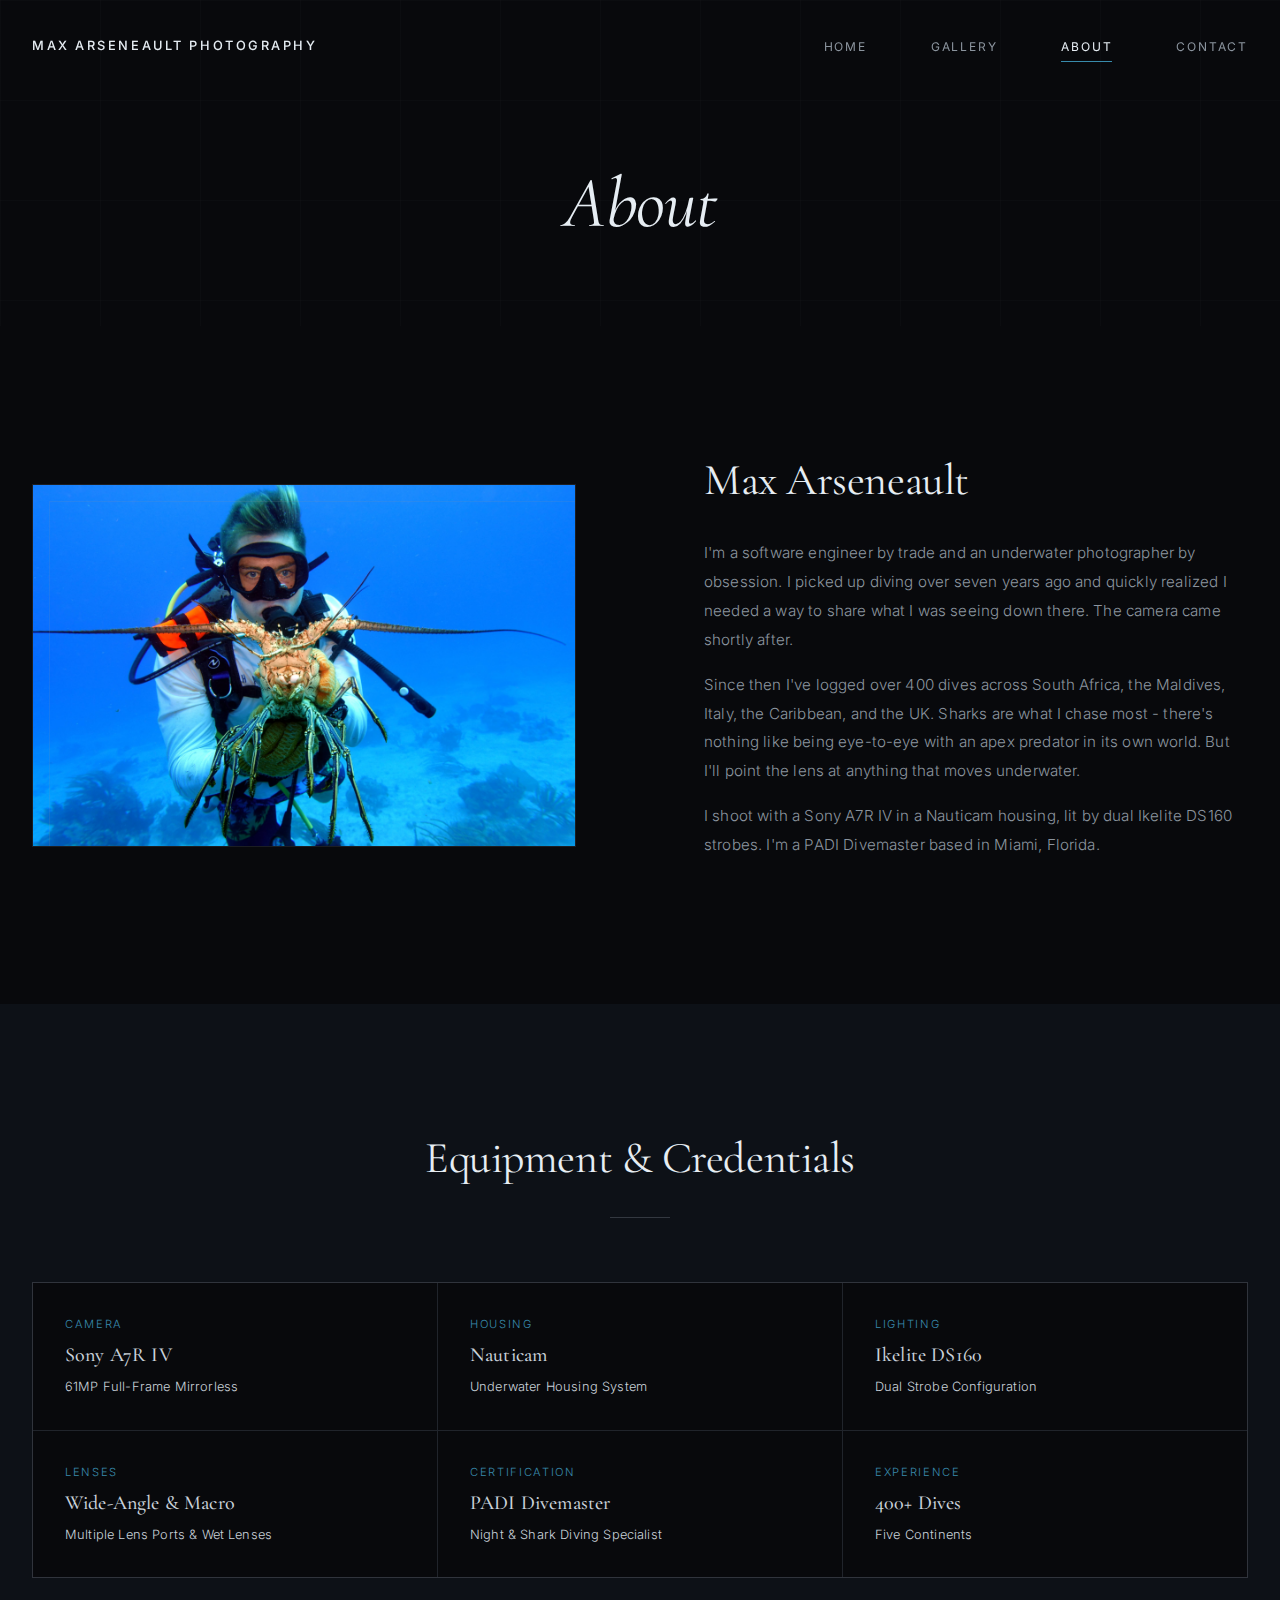
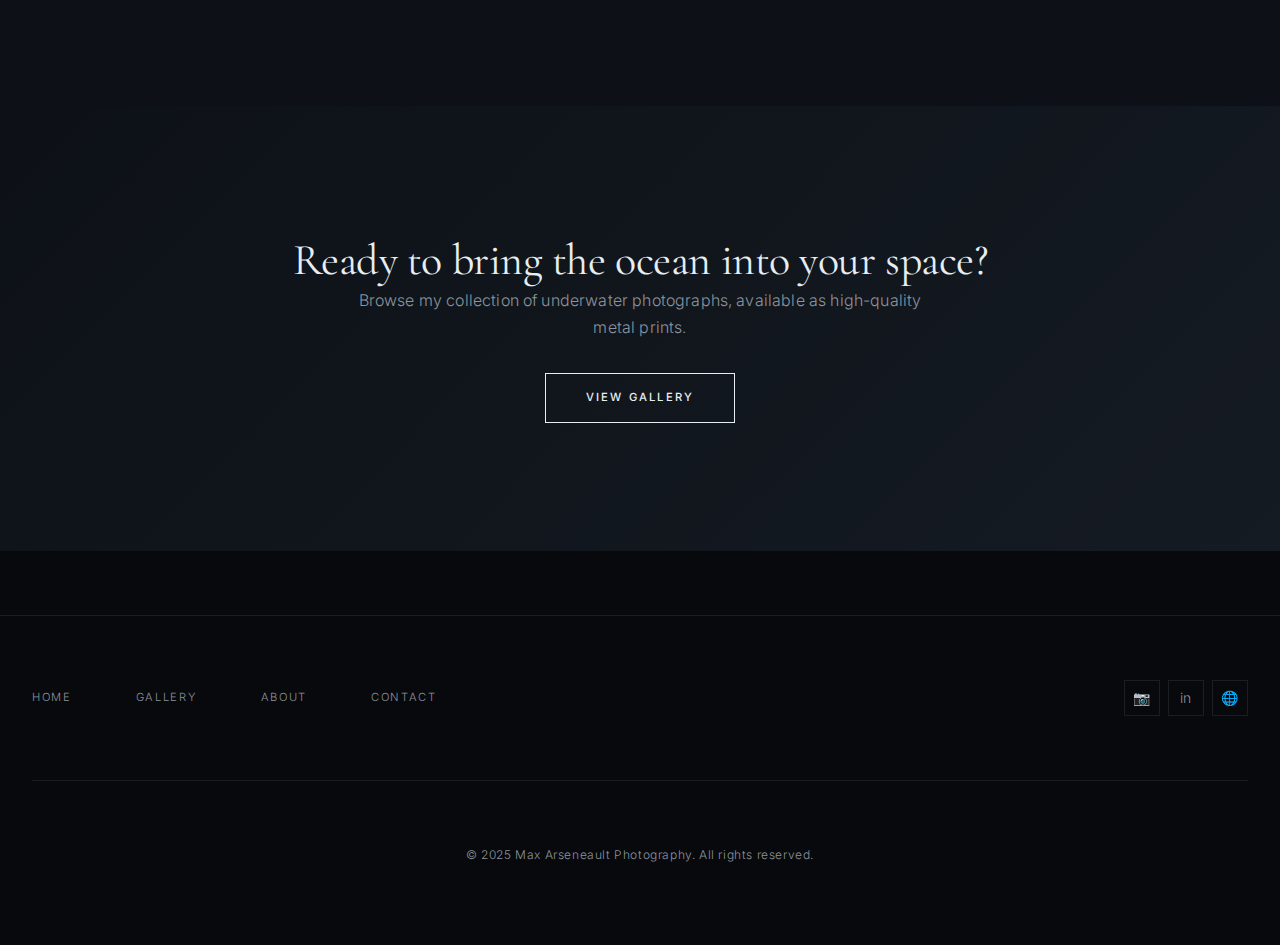
<file: about.html>
<!DOCTYPE html>
<html lang="en">
<head>
  <meta charset="UTF-8">
  <meta name="viewport" content="width=device-width, initial-scale=1.0">
  <meta name="description" content="About Max Arseneault - underwater photographer and shark enthusiast based in Miami, Florida. PADI Divemaster with hundreds of dives across five continents.">
  <title>About | Max Arseneault Photography</title>
  <link rel="icon" type="image/svg+xml" href="favicon.svg">
  <link rel="stylesheet" href="css/styles.css">
</head>
<body>
  <!-- Header -->
  <header>
    <nav>
      <a href="index.html" class="logo">
        <span class="logo-icon">&#127754;</span>
        <span>Max Arseneault Photography</span>
      </a>
      <ul class="nav-links">
        <li><a href="index.html">Home</a></li>
        <li><a href="gallery.html">Gallery</a></li>
        <li><a href="about.html" class="active">About</a></li>
        <li><a href="contact.html">Contact</a></li>
      </ul>
      <button class="menu-toggle" aria-label="Toggle menu">
        <span></span>
        <span></span>
        <span></span>
      </button>
    </nav>
  </header>

  <!-- Page Header -->
  <section class="page-header">
    <div class="container">
      <h1>About</h1>
    </div>
  </section>

  <!-- About Content -->
  <section>
    <div class="container">
      <div class="about-content">
        <div class="about-image">
          <img src="images/about-photographer.jpg" alt="Max Arseneault underwater" onerror="this.style.background='linear-gradient(135deg, #1a3a5c, #0d2137)'; this.style.minHeight='400px'">
        </div>
        <div class="about-text">
          <h2>Max Arseneault</h2>
          <p>I'm a software engineer by trade and an underwater photographer by obsession. I picked up diving over seven years ago and quickly realized I needed a way to share what I was seeing down there. The camera came shortly after.</p>
          <p>Since then I've logged over 400 dives across South Africa, the Maldives, Italy, the Caribbean, and the UK. Sharks are what I chase most - there's nothing like being eye-to-eye with an apex predator in its own world. But I'll point the lens at anything that moves underwater.</p>
          <p>I shoot with a Sony A7R IV in a Nauticam housing, lit by dual Ikelite DS160 strobes. I'm a PADI Divemaster based in Miami, Florida.</p>
        </div>
      </div>
    </div>
  </section>

  <!-- Equipment & Credentials -->
  <section style="background: var(--ink-deep);">
    <div class="container">
      <div class="section-header">
        <h2>Equipment &amp; Credentials</h2>
      </div>
      <div class="equipment-grid">
        <div class="equipment-card">
          <span class="equipment-label">Camera</span>
          <span class="equipment-value">Sony A7R IV</span>
          <span class="equipment-detail">61MP Full-Frame Mirrorless</span>
        </div>
        <div class="equipment-card">
          <span class="equipment-label">Housing</span>
          <span class="equipment-value">Nauticam</span>
          <span class="equipment-detail">Underwater Housing System</span>
        </div>
        <div class="equipment-card">
          <span class="equipment-label">Lighting</span>
          <span class="equipment-value">Ikelite DS160</span>
          <span class="equipment-detail">Dual Strobe Configuration</span>
        </div>
        <div class="equipment-card">
          <span class="equipment-label">Lenses</span>
          <span class="equipment-value">Wide-Angle &amp; Macro</span>
          <span class="equipment-detail">Multiple Lens Ports &amp; Wet Lenses</span>
        </div>
        <div class="equipment-card">
          <span class="equipment-label">Certification</span>
          <span class="equipment-value">PADI Divemaster</span>
          <span class="equipment-detail">Night &amp; Shark Diving Specialist</span>
        </div>
        <div class="equipment-card">
          <span class="equipment-label">Experience</span>
          <span class="equipment-value">400+ Dives</span>
          <span class="equipment-detail">Five Continents</span>
        </div>
      </div>
    </div>
  </section>

  <!-- CTA Section -->
  <section style="background: linear-gradient(135deg, var(--ink-deep), var(--ink-mid));">
    <div class="container text-center">
      <h2>Ready to bring the ocean into your space?</h2>
      <p style="max-width: 600px; margin: 0 auto 2rem;">Browse my collection of underwater photographs, available as high-quality metal prints.</p>
      <a href="gallery.html" class="btn btn-primary">View Gallery</a>
    </div>
  </section>

  <!-- Footer -->
  <footer>
    <div class="container">
      <div class="footer-content">
        <div class="footer-links">
          <a href="index.html">Home</a>
          <a href="gallery.html">Gallery</a>
          <a href="about.html">About</a>
          <a href="contact.html">Contact</a>
        </div>
        <div class="social-links">
          <a href="https://www.instagram.com/maxsharksalot" aria-label="Instagram" target="_blank" rel="noopener">&#128247;</a>
          <a href="https://www.linkedin.com/in/marsenea997/" aria-label="LinkedIn" target="_blank" rel="noopener">in</a>
          <a href="https://maxarseneault.com" aria-label="Website" target="_blank" rel="noopener">&#127760;</a>
        </div>
      </div>
      <div class="footer-bottom">
        <p>&copy; 2025 Max Arseneault Photography. All rights reserved.</p>
      </div>
    </div>
  </footer>

  <script src="js/main.js"></script>
</body>
</html>
</file>
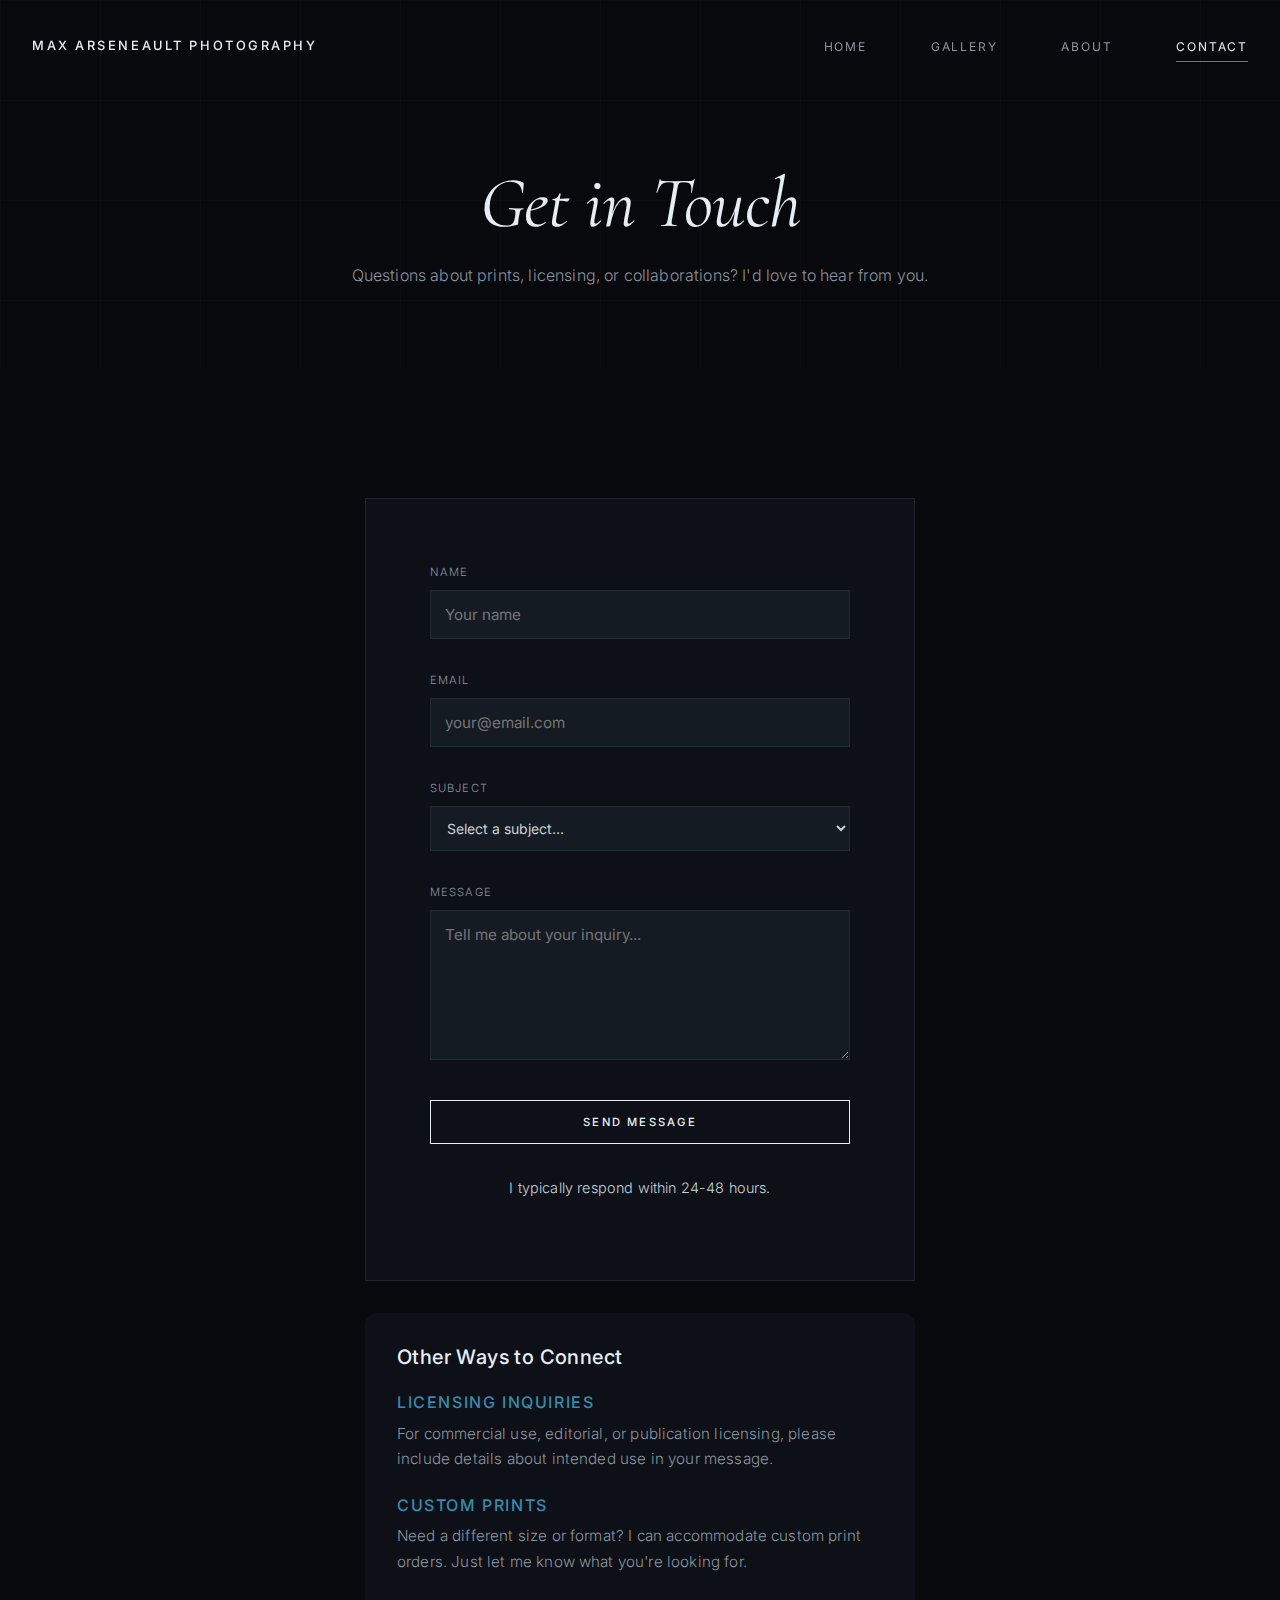
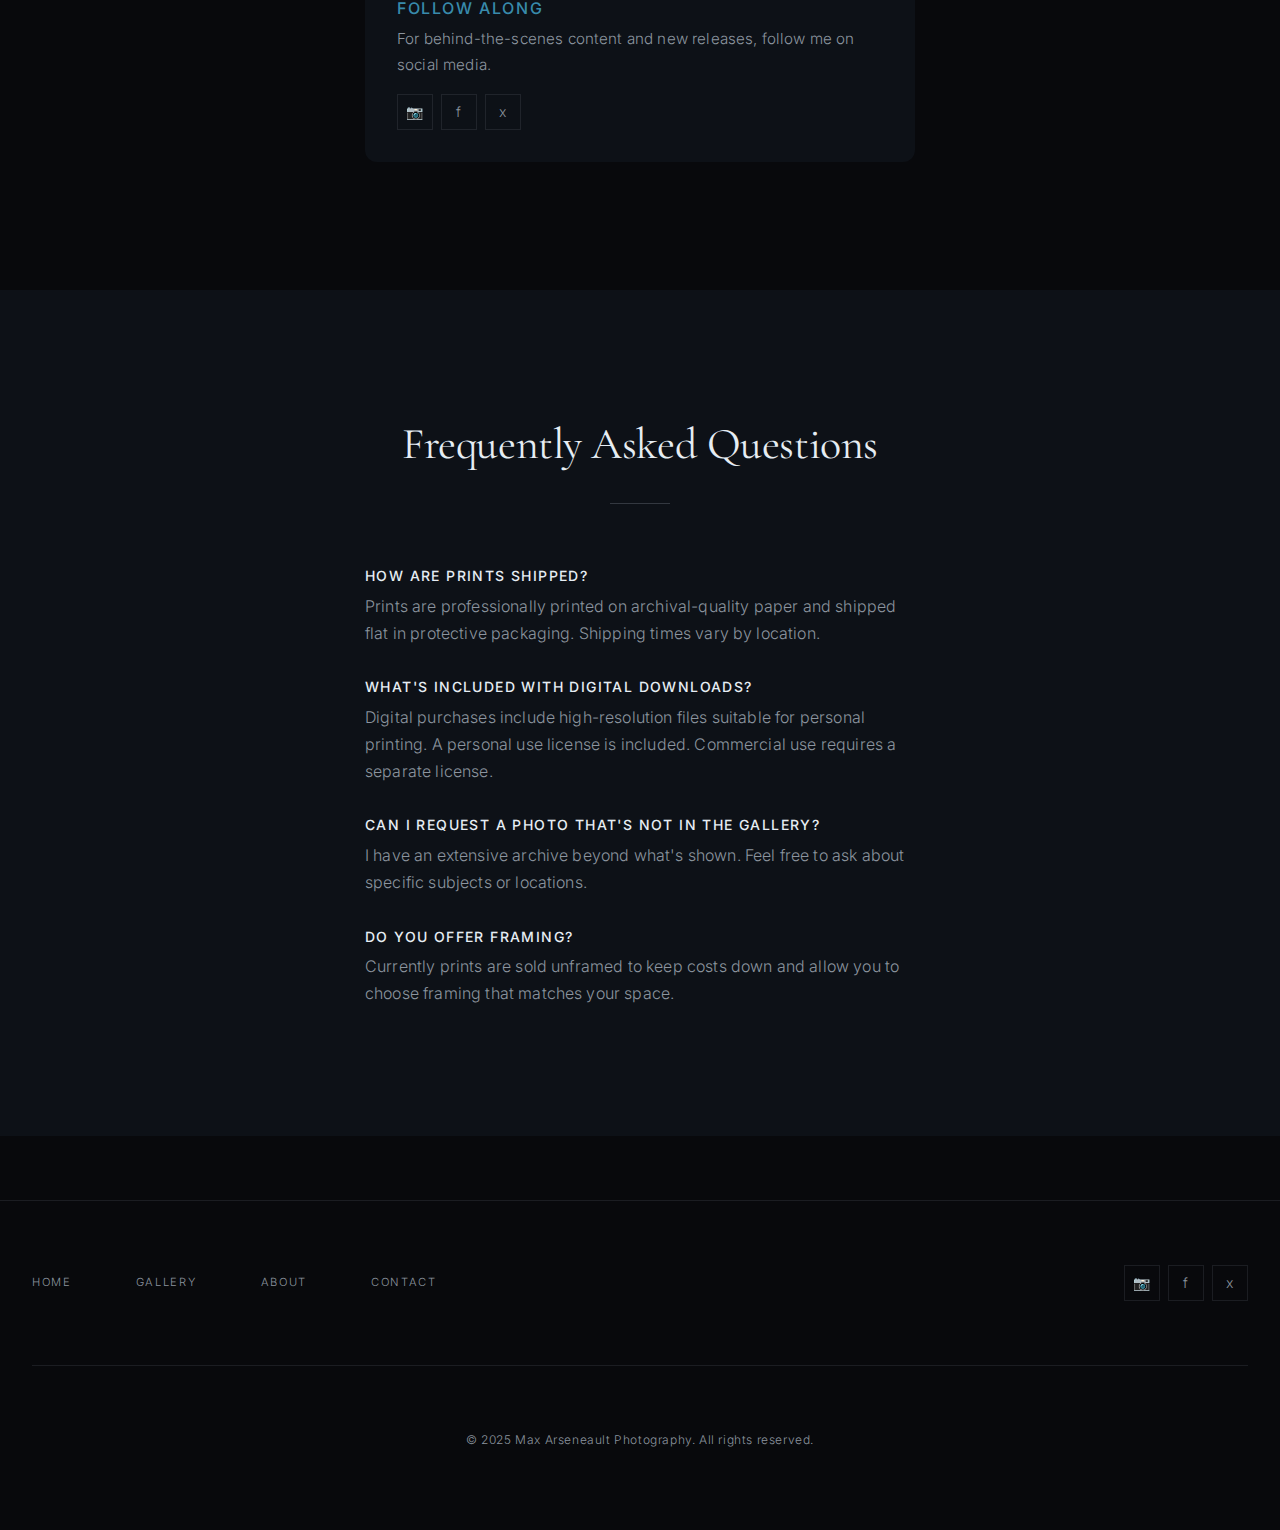
<file: contact.html>
<!DOCTYPE html>
<html lang="en">
<head>
  <meta charset="UTF-8">
  <meta name="viewport" content="width=device-width, initial-scale=1.0">
  <meta name="description" content="Get in touch for custom print orders, licensing inquiries, or collaboration opportunities.">
  <title>Contact | Max Arseneault Photography</title>
  <link rel="icon" type="image/svg+xml" href="favicon.svg">
  <link rel="stylesheet" href="css/styles.css">
</head>
<body>
  <!-- Header -->
  <header>
    <nav>
      <a href="index.html" class="logo">
        <span class="logo-icon">&#127754;</span>
        <span>Max Arseneault Photography</span>
      </a>
      <ul class="nav-links">
        <li><a href="index.html">Home</a></li>
        <li><a href="gallery.html">Gallery</a></li>
        <li><a href="about.html">About</a></li>
        <li><a href="contact.html" class="active">Contact</a></li>
      </ul>
      <button class="menu-toggle" aria-label="Toggle menu">
        <span></span>
        <span></span>
        <span></span>
      </button>
    </nav>
  </header>

  <!-- Page Header -->
  <section class="page-header">
    <div class="container">
      <h1>Get in Touch</h1>
      <p>Questions about prints, licensing, or collaborations? I'd love to hear from you.</p>
    </div>
  </section>

  <!-- Contact Section -->
  <section>
    <div class="container">
      <div class="contact-container">
        <div class="contact-form">
  <form action="https://formspree.io/f/mqeeypdr" method="POST">
            <div class="form-group">
              <label for="name">Name</label>
              <input type="text" id="name" name="name" required placeholder="Your name">
            </div>

            <div class="form-group">
              <label for="email">Email</label>
              <input type="email" id="email" name="email" required placeholder="your@email.com">
            </div>

            <div class="form-group">
              <label for="subject">Subject</label>
              <select id="subject" name="subject" class="option-select" required>
                <option value="">Select a subject...</option>
                <option value="print-inquiry">Print Inquiry</option>
                <option value="licensing">Licensing Request</option>
                <option value="custom-order">Custom Order</option>
                <option value="collaboration">Collaboration</option>
                <option value="other">Other</option>
              </select>
            </div>

            <div class="form-group">
              <label for="message">Message</label>
              <textarea id="message" name="message" required placeholder="Tell me about your inquiry..."></textarea>
            </div>

            <!-- Honeypot field for spam protection -->
            <input type="text" name="_gotcha" style="display:none">

            <button type="submit" class="btn btn-primary" style="width: 100%;">Send Message</button>
          </form>

          <div class="mt-3 text-center">
            <p style="font-size: 0.9rem; color: var(--text-muted);">
              I typically respond within 24-48 hours.
            </p>
          </div>
        </div>

        <!-- Additional Contact Info -->
        <div class="mt-3" style="background: var(--ink-deep); padding: 2rem; border-radius: 12px;">
          <h3 style="color: var(--platinum); margin-bottom: 1.5rem;">Other Ways to Connect</h3>

          <div style="margin-bottom: 1.5rem;">
            <h4 style="color: var(--ocean-hint); font-size: 1rem; margin-bottom: 0.5rem;">Licensing Inquiries</h4>
            <p style="margin: 0; font-size: 0.95rem;">For commercial use, editorial, or publication licensing, please include details about intended use in your message.</p>
          </div>

          <div style="margin-bottom: 1.5rem;">
            <h4 style="color: var(--ocean-hint); font-size: 1rem; margin-bottom: 0.5rem;">Custom Prints</h4>
            <p style="margin: 0; font-size: 0.95rem;">Need a different size or format? I can accommodate custom print orders. Just let me know what you're looking for.</p>
          </div>

          <div>
            <h4 style="color: var(--ocean-hint); font-size: 1rem; margin-bottom: 0.5rem;">Follow Along</h4>
            <p style="margin: 0; font-size: 0.95rem;">For behind-the-scenes content and new releases, follow me on social media.</p>
            <div class="social-links mt-2">
              <a href="#" aria-label="Instagram">&#128247;</a>
              <a href="#" aria-label="Facebook">&#102;</a>
              <a href="#" aria-label="Twitter">&#120;</a>
            </div>
          </div>
        </div>
      </div>
    </div>
  </section>

  <!-- FAQ Section -->
  <section style="background: var(--ink-deep);">
    <div class="container">
      <div class="section-header">
        <h2>Frequently Asked Questions</h2>
      </div>
      <div class="contact-container">
        <div style="margin-bottom: 2rem;">
          <h4 style="color: var(--platinum); margin-bottom: 0.5rem;">How are prints shipped?</h4>
          <p style="margin: 0;">Prints are professionally printed on archival-quality paper and shipped flat in protective packaging. Shipping times vary by location.</p>
        </div>
        <div style="margin-bottom: 2rem;">
          <h4 style="color: var(--platinum); margin-bottom: 0.5rem;">What's included with digital downloads?</h4>
          <p style="margin: 0;">Digital purchases include high-resolution files suitable for personal printing. A personal use license is included. Commercial use requires a separate license.</p>
        </div>
        <div style="margin-bottom: 2rem;">
          <h4 style="color: var(--platinum); margin-bottom: 0.5rem;">Can I request a photo that's not in the gallery?</h4>
          <p style="margin: 0;">I have an extensive archive beyond what's shown. Feel free to ask about specific subjects or locations.</p>
        </div>
        <div>
          <h4 style="color: var(--platinum); margin-bottom: 0.5rem;">Do you offer framing?</h4>
          <p style="margin: 0;">Currently prints are sold unframed to keep costs down and allow you to choose framing that matches your space.</p>
        </div>
      </div>
    </div>
  </section>

  <!-- Footer -->
  <footer>
    <div class="container">
      <div class="footer-content">
        <div class="footer-links">
          <a href="index.html">Home</a>
          <a href="gallery.html">Gallery</a>
          <a href="about.html">About</a>
          <a href="contact.html">Contact</a>
        </div>
        <div class="social-links">
          <a href="#" aria-label="Instagram">&#128247;</a>
          <a href="#" aria-label="Facebook">&#102;</a>
          <a href="#" aria-label="Twitter">&#120;</a>
        </div>
      </div>
      <div class="footer-bottom">
        <p>&copy; 2025 Max Arseneault Photography. All rights reserved.</p>
      </div>
    </div>
  </footer>

  <script src="js/main.js"></script>
</body>
</html>
</file>
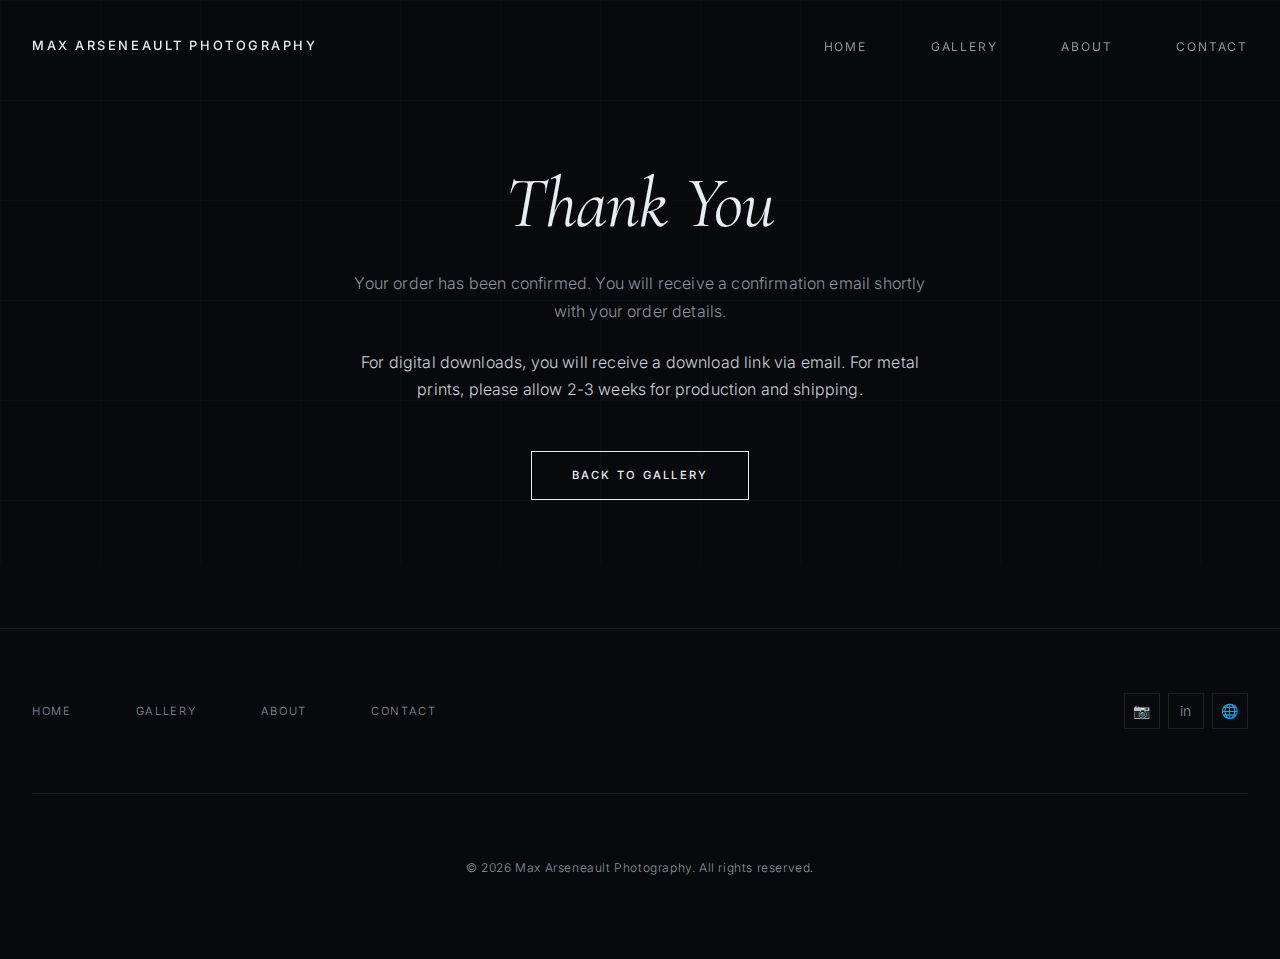
<file: success.html>
<!DOCTYPE html>
<html lang="en">
<head>
  <meta charset="UTF-8">
  <meta name="viewport" content="width=device-width, initial-scale=1.0">
  <meta name="description" content="Thank you for your purchase from Max Arseneault Photography.">
  <title>Order Confirmed | Max Arseneault Photography</title>
  <link rel="icon" type="image/svg+xml" href="favicon.svg">
  <link rel="stylesheet" href="css/styles.css">
</head>
<body>
  <!-- Header -->
  <header>
    <nav>
      <a href="index.html" class="logo">
        <span class="logo-icon">&#127754;</span>
        <span>Max Arseneault Photography</span>
      </a>
      <ul class="nav-links">
        <li><a href="index.html">Home</a></li>
        <li><a href="gallery.html">Gallery</a></li>
        <li><a href="about.html">About</a></li>
        <li><a href="contact.html">Contact</a></li>
      </ul>
      <button class="menu-toggle" aria-label="Toggle menu">
        <span></span>
        <span></span>
        <span></span>
      </button>
    </nav>
  </header>

  <!-- Success Content -->
  <section class="page-header" style="min-height: 60vh; display: flex; align-items: center;">
    <div class="container" style="text-align: center;">
      <h1>Thank You</h1>
      <p style="max-width: 600px; margin: 1.5rem auto;">Your order has been confirmed. You will receive a confirmation email shortly with your order details.</p>
      <p style="max-width: 600px; margin: 1rem auto; color: var(--text-muted);">For digital downloads, you will receive a download link via email. For metal prints, please allow 2-3 weeks for production and shipping.</p>
      <a href="gallery.html" class="btn btn-primary" style="margin-top: 2rem;">Back to Gallery</a>
    </div>
  </section>

  <!-- Footer -->
  <footer>
    <div class="container">
      <div class="footer-content">
        <div class="footer-links">
          <a href="index.html">Home</a>
          <a href="gallery.html">Gallery</a>
          <a href="about.html">About</a>
          <a href="contact.html">Contact</a>
        </div>
        <div class="social-links">
          <a href="https://www.instagram.com/maxsharksalot" aria-label="Instagram" target="_blank" rel="noopener">&#128247;</a>
          <a href="https://www.linkedin.com/in/marsenea997/" aria-label="LinkedIn" target="_blank" rel="noopener">in</a>
          <a href="https://maxarseneault.com" aria-label="Website" target="_blank" rel="noopener">&#127760;</a>
        </div>
      </div>
      <div class="footer-bottom">
        <p>&copy; 2026 Max Arseneault Photography. All rights reserved.</p>
      </div>
    </div>
  </footer>

  <script src="js/main.js"></script>
</body>
</html>
</file>
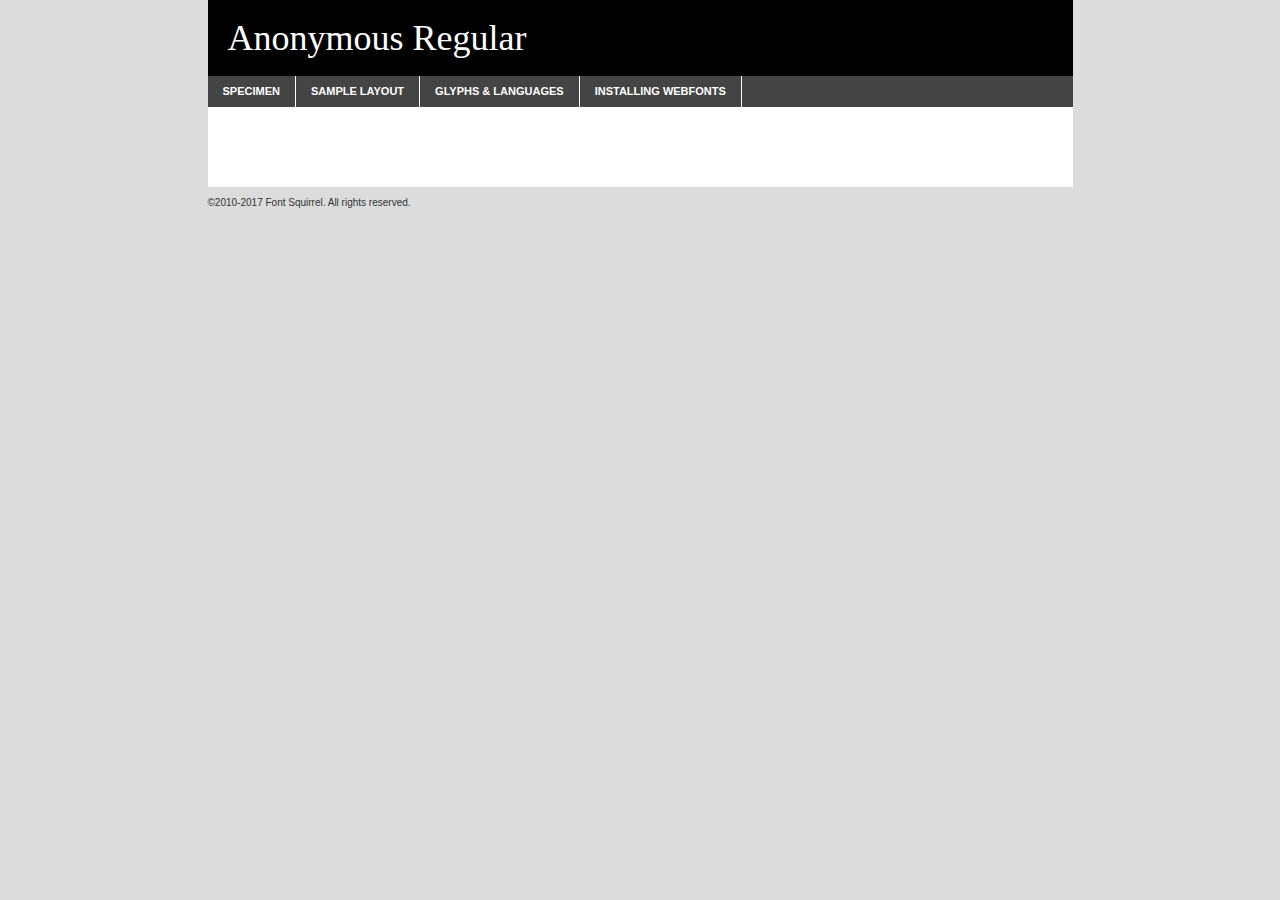
<file: docs/fonts/anonymous/anonymous-demo.html>
<!DOCTYPE html PUBLIC "-//W3C//DTD XHTML 1.0 Transitional//EN"
        "http://www.w3.org/TR/xhtml1/DTD/xhtml1-transitional.dtd">

<html xmlns="http://www.w3.org/1999/xhtml" xml:lang="en" lang="en">
<head>
    <meta http-equiv="Content-Type" content="text/html; charset=utf-8"/>
    <script src="http://ajax.googleapis.com/ajax/libs/jquery/1.7.2/jquery.min.js" type="text/javascript" charset="utf-8"></script>
    <script type="text/javascript">
		(function($) {
			$.fn.easyTabs = function(option) {
				var param = jQuery.extend({ fadeSpeed: 'fast', defaultContent: 1, activeClass: 'active' }, option);
				$(this).each(function() {
					var thisId = '#' + this.id;
					if ( param.defaultContent == '' )
					{
						param.defaultContent = 1;
					}
					if ( typeof param.defaultContent == 'number' )
					{
						var defaultTab = $(thisId + ' .tabs li:eq(' + (param.defaultContent - 1) + ') a').attr('href').substr(1);
					}
					else
					{
						var defaultTab = param.defaultContent;
					}
					$(thisId + ' .tabs li a').each(function() {
						var tabToHide = $(this).attr('href').substr(1);
						$('#' + tabToHide).addClass('easytabs-tab-content');
					});
					hideAll();
					changeContent(defaultTab);

					function hideAll() {$(thisId + ' .easytabs-tab-content').hide();}

					function changeContent(tabId)
					{
						hideAll();
						$(thisId + ' .tabs li').removeClass(param.activeClass);
						$(thisId + ' .tabs li a[href=#' + tabId + ']').closest('li').addClass(param.activeClass);
						if ( param.fadeSpeed != 'none' )
						{
							$(thisId + ' #' + tabId).fadeIn(param.fadeSpeed);
						}
						else
						{
							$(thisId + ' #' + tabId).show();
						}
					}

					$(thisId + ' .tabs li').click(function() {
						var tabId = $(this).find('a').attr('href').substr(1);
						changeContent(tabId);
						return false;
					});
				});
			}
		})(jQuery);
    </script>
    <link rel="stylesheet" href="specimen_files/specimen_stylesheet.css" type="text/css" charset="utf-8"/>
    <link rel="stylesheet" href="stylesheet.css" type="text/css" charset="utf-8"/>

    <style type="text/css">
        		body {
			font-family: 'anonymousregular';
        		}

            </style>

    <title>Anonymous Regular Specimen</title>


    <script type="text/javascript" charset="utf-8">
		$(document).ready(function() {
			$('#container').easyTabs({ defaultContent: 1 });
		});
    </script>
</head>

<body>
<div id="container">
    <div id="header">
		Anonymous Regular    </div>
    <ul class="tabs">
        <li><a href="#specimen">Specimen</a></li>
        <li><a href="#layout">Sample Layout</a></li>
		        <li><a href="#glyphs">Glyphs &amp; Languages</a></li>
        <li><a href="#installing">Installing Webfonts</a></li>

    </ul>

    <div id="main_content">


        <div id="specimen">

            <div class="section">
                <div class="grid12 firstcol">
                    <div class="huge">AaBb</div>
                </div>
            </div>

            <div class="section">
                <div class="glyph_range">A&#x200B;B&#x200b;C&#x200b;D&#x200b;E&#x200b;F&#x200b;G&#x200b;H&#x200b;I&#x200b;J&#x200b;K&#x200b;L&#x200b;M&#x200b;N&#x200b;O&#x200b;P&#x200b;Q&#x200b;R&#x200b;S&#x200b;T&#x200b;U&#x200b;V&#x200b;W&#x200b;X&#x200b;Y&#x200b;Z&#x200b;a&#x200b;b&#x200b;c&#x200b;d&#x200b;e&#x200b;f&#x200b;g&#x200b;h&#x200b;i&#x200b;j&#x200b;k&#x200b;l&#x200b;m&#x200b;n&#x200b;o&#x200b;p&#x200b;q&#x200b;r&#x200b;s&#x200b;t&#x200b;u&#x200b;v&#x200b;w&#x200b;x&#x200b;y&#x200b;z&#x200b;1&#x200b;2&#x200b;3&#x200b;4&#x200b;5&#x200b;6&#x200b;7&#x200b;8&#x200b;9&#x200b;0&#x200b;&amp;&#x200b;.&#x200b;,&#x200b;?&#x200b;!&#x200b;&#64;&#x200b;(&#x200b;)&#x200b;#&#x200b;$&#x200b;%&#x200b;*&#x200b;+&#x200b;-&#x200b;=&#x200b;:&#x200b;;</div>
            </div>
            <div class="section">
                <div class="grid12 firstcol">
                    <table class="sample_table">
                        <tr>
                            <td>10</td>
                            <td class="size10">abcdefghijklmnopqrstuvwxyzABCDEFGHIJKLMNOPQRSTUVWXYZ0123456789abcdefghijklmnopqrstuvwxyzABCDEFGHIJKLMNOPQRSTUVWXYZ0123456789abcdefghijklmnopqrstuvwxyzABCDEFGHIJKLMNOPQRSTUVWXYZ</td>
                        </tr>
                        <tr>
                            <td>11</td>
                            <td class="size11">abcdefghijklmnopqrstuvwxyzABCDEFGHIJKLMNOPQRSTUVWXYZ0123456789abcdefghijklmnopqrstuvwxyzABCDEFGHIJKLMNOPQRSTUVWXYZ0123456789abcdefghijklmnopqrstuvwxyzABCDEFGHIJKLMNOPQRSTUVWXYZ</td>
                        </tr>
                        <tr>
                            <td>12</td>
                            <td class="size12">abcdefghijklmnopqrstuvwxyzABCDEFGHIJKLMNOPQRSTUVWXYZ0123456789abcdefghijklmnopqrstuvwxyzABCDEFGHIJKLMNOPQRSTUVWXYZ0123456789abcdefghijklmnopqrstuvwxyzABCDEFGHIJKLMNOPQRSTUVWXYZ</td>
                        </tr>
                        <tr>
                            <td>13</td>
                            <td class="size13">abcdefghijklmnopqrstuvwxyzABCDEFGHIJKLMNOPQRSTUVWXYZ0123456789abcdefghijklmnopqrstuvwxyzABCDEFGHIJKLMNOPQRSTUVWXYZ0123456789abcdefghijklmnopqrstuvwxyzABCDEFGHIJKLMNOPQRSTUVWXYZ</td>
                        </tr>
                        <tr>
                            <td>14</td>
                            <td class="size14">abcdefghijklmnopqrstuvwxyzABCDEFGHIJKLMNOPQRSTUVWXYZ0123456789abcdefghijklmnopqrstuvwxyzABCDEFGHIJKLMNOPQRSTUVWXYZ0123456789abcdefghijklmnopqrstuvwxyzABCDEFGHIJKLMNOPQRSTUVWXYZ</td>
                        </tr>
                        <tr>
                            <td>16</td>
                            <td class="size16">abcdefghijklmnopqrstuvwxyzABCDEFGHIJKLMNOPQRSTUVWXYZ0123456789abcdefghijklmnopqrstuvwxyzABCDEFGHIJKLMNOPQRSTUVWXYZ</td>
                        </tr>
                        <tr>
                            <td>18</td>
                            <td class="size18">abcdefghijklmnopqrstuvwxyzABCDEFGHIJKLMNOPQRSTUVWXYZ0123456789abcdefghijklmnopqrstuvwxyzABCDEFGHIJKLMNOPQRSTUVWXYZ</td>
                        </tr>
                        <tr>
                            <td>20</td>
                            <td class="size20">abcdefghijklmnopqrstuvwxyzABCDEFGHIJKLMNOPQRSTUVWXYZ0123456789abcdefghijklmnopqrstuvwxyzABCDEFGHIJKLMNOPQRSTUVWXYZ</td>
                        </tr>
                        <tr>
                            <td>24</td>
                            <td class="size24">abcdefghijklmnopqrstuvwxyzABCDEFGHIJKLMNOPQRSTUVWXYZ0123456789abcdefghijklmnopqrstuvwxyzABCDEFGHIJKLMNOPQRSTUVWXYZ</td>
                        </tr>
                        <tr>
                            <td>30</td>
                            <td class="size30">abcdefghijklmnopqrstuvwxyzABCDEFGHIJKLMNOPQRSTUVWXYZ0123456789abcdefghijklmnopqrstuvwxyzABCDEFGHIJKLMNOPQRSTUVWXYZ</td>
                        </tr>
                        <tr>
                            <td>36</td>
                            <td class="size36">abcdefghijklmnopqrstuvwxyzABCDEFGHIJKLMNOPQRSTUVWXYZ0123456789abcdefghijklmnopqrstuvwxyzABCDEFGHIJKLMNOPQRSTUVWXYZ</td>
                        </tr>
                        <tr>
                            <td>48</td>
                            <td class="size48">abcdefghijklmnopqrstuvwxyzABCDEFGHIJKLMNOPQRSTUVWXYZ0123456789abcdefghijklmnopqrstuvwxyzABCDEFGHIJKLMNOPQRSTUVWXYZ</td>
                        </tr>
                        <tr>
                            <td>60</td>
                            <td class="size60">abcdefghijklmnopqrstuvwxyzABCDEFGHIJKLMNOPQRSTUVWXYZ0123456789abcdefghijklmnopqrstuvwxyzABCDEFGHIJKLMNOPQRSTUVWXYZ</td>
                        </tr>
                        <tr>
                            <td>72</td>
                            <td class="size72">abcdefghijklmnopqrstuvwxyzABCDEFGHIJKLMNOPQRSTUVWXYZ0123456789abcdefghijklmnopqrstuvwxyzABCDEFGHIJKLMNOPQRSTUVWXYZ</td>
                        </tr>
                        <tr>
                            <td>90</td>
                            <td class="size90">abcdefghijklmnopqrstuvwxyzABCDEFGHIJKLMNOPQRSTUVWXYZ0123456789abcdefghijklmnopqrstuvwxyzABCDEFGHIJKLMNOPQRSTUVWXYZ</td>
                        </tr>
                    </table>

                </div>

            </div>


            <div class="section" id="bodycomparison">


                <div id="xheight">
                    <div class="fontbody">&#x25FC;&#x25FC;&#x25FC;&#x25FC;&#x25FC;&#x25FC;&#x25FC;&#x25FC;&#x25FC;&#x25FC;&#x25FC;&#x25FC;&#x25FC;&#x25FC;&#x25FC;&#x25FC;&#x25FC;&#x25FC;&#x25FC;&#x25FC;&#x25FC;&#x25FC;&#x25FC;&#x25FC;&#x25FC;&#x25FC;&#x25FC;&#x25FC;&#x25FC;&#x25FC;&#x25FC;&#x25FC;&#x25FC;&#x25FC;&#x25FC;&#x25FC;&#x25FC;&#x25FC;&#x25FC;&#x25FC;&#x25FC;&#x25FC;&#x25FC;&#x25FC;&#x25FC;&#x25FC;&#x25FC;&#x25FC;&#x25FC;&#x25FC;&#x25FC;&#x25FC;&#x25FC;&#x25FC;&#x25FC;&#x25FC;&#x25FC;&#x25FC;&#x25FC;&#x25FC;&#x25FC;&#x25FC;&#x25FC;&#x25FC;&#x25FC;&#x25FC;&#x25FC;&#x25FC;&#x25FC;&#x25FC;&#x25FC;&#x25FC;&#x25FC;&#x25FC;&#x25FC;&#x25FC;&#x25FC;&#x25FC;&#x25FC;&#x25FC;&#x25FC;&#x25FC;&#x25FC;&#x25FC;&#x25FC;&#x25FC;&#x25FC;&#x25FC;&#x25FC;&#x25FC;&#x25FC;&#x25FC;&#x25FC;&#x25FC;&#x25FC;&#x25FC;&#x25FC;&#x25FC;&#x25FC;body</div>
                    <div class="arialbody">body</div>
                    <div class="verdanabody">body</div>
                    <div class="georgiabody">body</div>
                </div>
                <div class="fontbody" style="z-index:1">
                    body<span>Anonymous Regular</span>
                </div>
                <div class="arialbody" style="z-index:1">
                    body<span>Arial</span>
                </div>
                <div class="verdanabody" style="z-index:1">
                    body<span>Verdana</span>
                </div>
                <div class="georgiabody" style="z-index:1">
                    body<span>Georgia</span>
                </div>


            </div>


            <div class="section psample psample_row1" id="">

                <div class="grid2 firstcol">
                    <p class="size10"><span>10.</span>Aenean lacinia bibendum nulla sed consectetur. Fusce dapibus, tellus ac cursus commodo, tortor mauris condimentum nibh, ut fermentum massa justo sit amet risus. Nullam id dolor id nibh ultricies vehicula ut id elit. Cum sociis natoque penatibus et magnis dis parturient montes, nascetur ridiculus mus. Nulla vitae elit libero, a pharetra augue.</p>

                </div>
                <div class="grid3">
                    <p class="size11"><span>11.</span>Aenean lacinia bibendum nulla sed consectetur. Fusce dapibus, tellus ac cursus commodo, tortor mauris condimentum nibh, ut fermentum massa justo sit amet risus. Nullam id dolor id nibh ultricies vehicula ut id elit. Cum sociis natoque penatibus et magnis dis parturient montes, nascetur ridiculus mus. Nulla vitae elit libero, a pharetra augue.</p>

                </div>
                <div class="grid3">
                    <p class="size12"><span>12.</span>Aenean lacinia bibendum nulla sed consectetur. Fusce dapibus, tellus ac cursus commodo, tortor mauris condimentum nibh, ut fermentum massa justo sit amet risus. Nullam id dolor id nibh ultricies vehicula ut id elit. Cum sociis natoque penatibus et magnis dis parturient montes, nascetur ridiculus mus. Nulla vitae elit libero, a pharetra augue.</p>

                </div>
                <div class="grid4">
                    <p class="size13"><span>13.</span>Aenean lacinia bibendum nulla sed consectetur. Fusce dapibus, tellus ac cursus commodo, tortor mauris condimentum nibh, ut fermentum massa justo sit amet risus. Nullam id dolor id nibh ultricies vehicula ut id elit. Cum sociis natoque penatibus et magnis dis parturient montes, nascetur ridiculus mus. Nulla vitae elit libero, a pharetra augue.</p>

                </div>
                <div class="white_blend"></div>

            </div>
            <div class="section psample psample_row2" id="">
                <div class="grid3 firstcol">
                    <p class="size14"><span>14.</span>Aenean lacinia bibendum nulla sed consectetur. Fusce dapibus, tellus ac cursus commodo, tortor mauris condimentum nibh, ut fermentum massa justo sit amet risus. Nullam id dolor id nibh ultricies vehicula ut id elit. Cum sociis natoque penatibus et magnis dis parturient montes, nascetur ridiculus mus. Nulla vitae elit libero, a pharetra augue.</p>

                </div>
                <div class="grid4">
                    <p class="size16"><span>16.</span>Aenean lacinia bibendum nulla sed consectetur. Fusce dapibus, tellus ac cursus commodo, tortor mauris condimentum nibh, ut fermentum massa justo sit amet risus. Nullam id dolor id nibh ultricies vehicula ut id elit. Cum sociis natoque penatibus et magnis dis parturient montes, nascetur ridiculus mus. Nulla vitae elit libero, a pharetra augue.</p>

                </div>
                <div class="grid5">
                    <p class="size18"><span>18.</span>Aenean lacinia bibendum nulla sed consectetur. Fusce dapibus, tellus ac cursus commodo, tortor mauris condimentum nibh, ut fermentum massa justo sit amet risus. Nullam id dolor id nibh ultricies vehicula ut id elit. Cum sociis natoque penatibus et magnis dis parturient montes, nascetur ridiculus mus. Nulla vitae elit libero, a pharetra augue.</p>

                </div>

                <div class="white_blend"></div>

            </div>

            <div class="section psample psample_row3" id="">
                <div class="grid5 firstcol">
                    <p class="size20"><span>20.</span>Aenean lacinia bibendum nulla sed consectetur. Fusce dapibus, tellus ac cursus commodo, tortor mauris condimentum nibh, ut fermentum massa justo sit amet risus. Nullam id dolor id nibh ultricies vehicula ut id elit. Cum sociis natoque penatibus et magnis dis parturient montes, nascetur ridiculus mus. Nulla vitae elit libero, a pharetra augue.</p>
                </div>
                <div class="grid7">
                    <p class="size24"><span>24.</span>Aenean lacinia bibendum nulla sed consectetur. Fusce dapibus, tellus ac cursus commodo, tortor mauris condimentum nibh, ut fermentum massa justo sit amet risus. Nullam id dolor id nibh ultricies vehicula ut id elit. Cum sociis natoque penatibus et magnis dis parturient montes, nascetur ridiculus mus. Nulla vitae elit libero, a pharetra augue.</p>
                </div>

                <div class="white_blend"></div>

            </div>

            <div class="section psample psample_row4" id="">
                <div class="grid12 firstcol">
                    <p class="size30"><span>30.</span>Aenean lacinia bibendum nulla sed consectetur. Fusce dapibus, tellus ac cursus commodo, tortor mauris condimentum nibh, ut fermentum massa justo sit amet risus. Nullam id dolor id nibh ultricies vehicula ut id elit. Cum sociis natoque penatibus et magnis dis parturient montes, nascetur ridiculus mus. Nulla vitae elit libero, a pharetra augue.</p>
                </div>
                <div class="white_blend"></div>

            </div>


            <div class="section psample psample_row1 fullreverse">
                <div class="grid2 firstcol">
                    <p class="size10"><span>10.</span>Aenean lacinia bibendum nulla sed consectetur. Fusce dapibus, tellus ac cursus commodo, tortor mauris condimentum nibh, ut fermentum massa justo sit amet risus. Nullam id dolor id nibh ultricies vehicula ut id elit. Cum sociis natoque penatibus et magnis dis parturient montes, nascetur ridiculus mus. Nulla vitae elit libero, a pharetra augue.</p>

                </div>
                <div class="grid3">
                    <p class="size11"><span>11.</span>Aenean lacinia bibendum nulla sed consectetur. Fusce dapibus, tellus ac cursus commodo, tortor mauris condimentum nibh, ut fermentum massa justo sit amet risus. Nullam id dolor id nibh ultricies vehicula ut id elit. Cum sociis natoque penatibus et magnis dis parturient montes, nascetur ridiculus mus. Nulla vitae elit libero, a pharetra augue.</p>

                </div>
                <div class="grid3">
                    <p class="size12"><span>12.</span>Aenean lacinia bibendum nulla sed consectetur. Fusce dapibus, tellus ac cursus commodo, tortor mauris condimentum nibh, ut fermentum massa justo sit amet risus. Nullam id dolor id nibh ultricies vehicula ut id elit. Cum sociis natoque penatibus et magnis dis parturient montes, nascetur ridiculus mus. Nulla vitae elit libero, a pharetra augue.</p>

                </div>
                <div class="grid4">
                    <p class="size13"><span>13.</span>Aenean lacinia bibendum nulla sed consectetur. Fusce dapibus, tellus ac cursus commodo, tortor mauris condimentum nibh, ut fermentum massa justo sit amet risus. Nullam id dolor id nibh ultricies vehicula ut id elit. Cum sociis natoque penatibus et magnis dis parturient montes, nascetur ridiculus mus. Nulla vitae elit libero, a pharetra augue.</p>

                </div>
                <div class="black_blend"></div>

            </div>

            <div class="section psample psample_row2 fullreverse">
                <div class="grid3 firstcol">
                    <p class="size14"><span>14.</span>Aenean lacinia bibendum nulla sed consectetur. Fusce dapibus, tellus ac cursus commodo, tortor mauris condimentum nibh, ut fermentum massa justo sit amet risus. Nullam id dolor id nibh ultricies vehicula ut id elit. Cum sociis natoque penatibus et magnis dis parturient montes, nascetur ridiculus mus. Nulla vitae elit libero, a pharetra augue.</p>

                </div>
                <div class="grid4">
                    <p class="size16"><span>16.</span>Aenean lacinia bibendum nulla sed consectetur. Fusce dapibus, tellus ac cursus commodo, tortor mauris condimentum nibh, ut fermentum massa justo sit amet risus. Nullam id dolor id nibh ultricies vehicula ut id elit. Cum sociis natoque penatibus et magnis dis parturient montes, nascetur ridiculus mus. Nulla vitae elit libero, a pharetra augue.</p>

                </div>
                <div class="grid5">
                    <p class="size18"><span>18.</span>Aenean lacinia bibendum nulla sed consectetur. Fusce dapibus, tellus ac cursus commodo, tortor mauris condimentum nibh, ut fermentum massa justo sit amet risus. Nullam id dolor id nibh ultricies vehicula ut id elit. Cum sociis natoque penatibus et magnis dis parturient montes, nascetur ridiculus mus. Nulla vitae elit libero, a pharetra augue.</p>

                </div>
                <div class="black_blend"></div>

            </div>

            <div class="section psample fullreverse psample_row3" id="">
                <div class="grid5 firstcol">
                    <p class="size20"><span>20.</span>Aenean lacinia bibendum nulla sed consectetur. Fusce dapibus, tellus ac cursus commodo, tortor mauris condimentum nibh, ut fermentum massa justo sit amet risus. Nullam id dolor id nibh ultricies vehicula ut id elit. Cum sociis natoque penatibus et magnis dis parturient montes, nascetur ridiculus mus. Nulla vitae elit libero, a pharetra augue.</p>
                </div>
                <div class="grid7">
                    <p class="size24"><span>24.</span>Aenean lacinia bibendum nulla sed consectetur. Fusce dapibus, tellus ac cursus commodo, tortor mauris condimentum nibh, ut fermentum massa justo sit amet risus. Nullam id dolor id nibh ultricies vehicula ut id elit. Cum sociis natoque penatibus et magnis dis parturient montes, nascetur ridiculus mus. Nulla vitae elit libero, a pharetra augue.</p>
                </div>

                <div class="black_blend"></div>

            </div>

            <div class="section psample fullreverse psample_row4" id="" style="border-bottom: 20px #000 solid;">
                <div class="grid12 firstcol">
                    <p class="size30"><span>30.</span>Aenean lacinia bibendum nulla sed consectetur. Fusce dapibus, tellus ac cursus commodo, tortor mauris condimentum nibh, ut fermentum massa justo sit amet risus. Nullam id dolor id nibh ultricies vehicula ut id elit. Cum sociis natoque penatibus et magnis dis parturient montes, nascetur ridiculus mus. Nulla vitae elit libero, a pharetra augue.</p>
                </div>
                <div class="black_blend"></div>

            </div>


        </div>

        <div id="layout">

            <div class="section">

                <div class="grid12 firstcol">
                    <h1>Lorem Ipsum Dolor</h1>
                    <h2>Etiam porta sem malesuada magna mollis euismod</h2>

                    <p class="byline">By <a href="#link">Aenean Lacinia</a></p>
                </div>
            </div>
            <div class="section">
                <div class="grid8 firstcol">
                    <p class="large">Donec sed odio dui. Morbi leo risus, porta ac consectetur ac, vestibulum at eros. Fusce dapibus, tellus ac cursus commodo, tortor mauris condimentum nibh, ut fermentum massa justo sit amet risus. </p>


                    <h3>Pellentesque ornare sem</h3>

                    <p>Maecenas sed diam eget risus varius blandit sit amet non magna. Maecenas faucibus mollis interdum. Donec ullamcorper nulla non metus auctor fringilla. Nullam id dolor id nibh ultricies vehicula ut id elit. Nullam id dolor id nibh ultricies vehicula ut id elit. </p>

                    <p>Aenean eu leo quam. Pellentesque ornare sem lacinia quam venenatis vestibulum. Lorem ipsum dolor sit amet, consectetur adipiscing elit. Cum sociis natoque penatibus et magnis dis parturient montes, nascetur ridiculus mus. </p>

                    <p>Nulla vitae elit libero, a pharetra augue. Praesent commodo cursus magna, vel scelerisque nisl consectetur et. Aenean lacinia bibendum nulla sed consectetur. </p>

                    <p>Nullam quis risus eget urna mollis ornare vel eu leo. Nullam quis risus eget urna mollis ornare vel eu leo. Maecenas sed diam eget risus varius blandit sit amet non magna. Donec ullamcorper nulla non metus auctor fringilla. </p>

                    <h3>Cras mattis consectetur</h3>

                    <p>Aenean eu leo quam. Pellentesque ornare sem lacinia quam venenatis vestibulum. Aenean lacinia bibendum nulla sed consectetur. Integer posuere erat a ante venenatis dapibus posuere velit aliquet. Cras mattis consectetur purus sit amet fermentum. </p>

                    <p>Nullam id dolor id nibh ultricies vehicula ut id elit. Nullam quis risus eget urna mollis ornare vel eu leo. Cras mattis consectetur purus sit amet fermentum.</p>
                </div>

                <div class="grid4 sidebar">

                    <div class="box reverse">
                        <p class="last">Nullam quis risus eget urna mollis ornare vel eu leo. Donec ullamcorper nulla non metus auctor fringilla. Cras mattis consectetur purus sit amet fermentum. Sed posuere consectetur est at lobortis. Lorem ipsum dolor sit amet, consectetur adipiscing elit. </p>
                    </div>

                    <p class="caption">Maecenas sed diam eget risus varius.</p>

                    <p>Vestibulum id ligula porta felis euismod semper. Integer posuere erat a ante venenatis dapibus posuere velit aliquet. Vestibulum id ligula porta felis euismod semper. Sed posuere consectetur est at lobortis. Maecenas sed diam eget risus varius blandit sit amet non magna. Fusce dapibus, tellus ac cursus commodo, tortor mauris condimentum nibh, ut fermentum massa justo sit amet risus. </p>


                    <p>Duis mollis, est non commodo luctus, nisi erat porttitor ligula, eget lacinia odio sem nec elit. Aenean lacinia bibendum nulla sed consectetur. Vivamus sagittis lacus vel augue laoreet rutrum faucibus dolor auctor. Aenean lacinia bibendum nulla sed consectetur. Nullam quis risus eget urna mollis ornare vel eu leo. </p>

                    <p>Praesent commodo cursus magna, vel scelerisque nisl consectetur et. Donec ullamcorper nulla non metus auctor fringilla. Maecenas faucibus mollis interdum. Fusce dapibus, tellus ac cursus commodo, tortor mauris condimentum nibh, ut fermentum massa justo sit amet risus. </p>

                </div>
            </div>

        </div>


		

        <div id="glyphs">
            <div class="section">
                <div class="grid12 firstcol">

                    <h1>Language Support</h1>
                    <p>The subset of Anonymous Regular in this kit supports the following languages:<br/>

						Albanian, Basque, Breton, Chamorro, Danish, Dutch, English, Faroese, Finnish, French, Frisian, Galician, German, Icelandic, Italian, Malagasy, Norwegian, Portuguese, Spanish, Alsatian, Aragonese, Arapaho, Arrernte, Asturian, Aymara, Bislama, Cebuano, Corsican, Fijian, French_creole, Genoese, Gilbertese, Greenlandic, Haitian_creole, Hiligaynon, Hmong, Hopi, Ibanag, Iloko_ilokano, Indonesian, Interglossa_glosa, Interlingua, Irish_gaelic, Jerriais, Lojban, Lombard, Luxembourgeois, Manx, Mohawk, Norfolk_pitcairnese, Occitan, Oromo, Pangasinan, Papiamento, Piedmontese, Potawatomi, Rhaeto-romance, Romansh, Rotokas, Sami_lule, Samoan, Sardinian, Scots_gaelic, Seychelles_creole, Shona, Sicilian, Somali, Southern_ndebele, Swahili, Swati_swazi, Tagalog_filipino_pilipino, Tetum, Tok_pisin, Uyghur_latinized, Volapuk, Walloon, Warlpiri, Xhosa, Yapese, Zulu, Latinbasic, Ubasic, Demo                    </p>
                    <h1>Glyph Chart</h1>
                    <p>The subset of Anonymous Regular in this kit includes all the glyphs listed below. Unicode entities are included above each glyph to help you insert individual characters into your layout.</p>
                    <div id="glyph_chart">

																				                                <div><p>&amp;#13;</p>&#13;</div>
																				                                <div><p>&amp;#32;</p>&#32;</div>
																				                                <div><p>&amp;#33;</p>&#33;</div>
																				                                <div><p>&amp;#34;</p>&#34;</div>
																				                                <div><p>&amp;#35;</p>&#35;</div>
																				                                <div><p>&amp;#36;</p>&#36;</div>
																				                                <div><p>&amp;#37;</p>&#37;</div>
																				                                <div><p>&amp;#38;</p>&#38;</div>
																				                                <div><p>&amp;#39;</p>&#39;</div>
																				                                <div><p>&amp;#40;</p>&#40;</div>
																				                                <div><p>&amp;#41;</p>&#41;</div>
																				                                <div><p>&amp;#42;</p>&#42;</div>
																				                                <div><p>&amp;#43;</p>&#43;</div>
																				                                <div><p>&amp;#44;</p>&#44;</div>
																				                                <div><p>&amp;#45;</p>&#45;</div>
																				                                <div><p>&amp;#46;</p>&#46;</div>
																				                                <div><p>&amp;#47;</p>&#47;</div>
																				                                <div><p>&amp;#48;</p>&#48;</div>
																				                                <div><p>&amp;#49;</p>&#49;</div>
																				                                <div><p>&amp;#50;</p>&#50;</div>
																				                                <div><p>&amp;#51;</p>&#51;</div>
																				                                <div><p>&amp;#52;</p>&#52;</div>
																				                                <div><p>&amp;#53;</p>&#53;</div>
																				                                <div><p>&amp;#54;</p>&#54;</div>
																				                                <div><p>&amp;#55;</p>&#55;</div>
																				                                <div><p>&amp;#56;</p>&#56;</div>
																				                                <div><p>&amp;#57;</p>&#57;</div>
																				                                <div><p>&amp;#58;</p>&#58;</div>
																				                                <div><p>&amp;#59;</p>&#59;</div>
																				                                <div><p>&amp;#60;</p>&#60;</div>
																				                                <div><p>&amp;#61;</p>&#61;</div>
																				                                <div><p>&amp;#62;</p>&#62;</div>
																				                                <div><p>&amp;#63;</p>&#63;</div>
																				                                <div><p>&amp;#64;</p>&#64;</div>
																				                                <div><p>&amp;#65;</p>&#65;</div>
																				                                <div><p>&amp;#66;</p>&#66;</div>
																				                                <div><p>&amp;#67;</p>&#67;</div>
																				                                <div><p>&amp;#68;</p>&#68;</div>
																				                                <div><p>&amp;#69;</p>&#69;</div>
																				                                <div><p>&amp;#70;</p>&#70;</div>
																				                                <div><p>&amp;#71;</p>&#71;</div>
																				                                <div><p>&amp;#72;</p>&#72;</div>
																				                                <div><p>&amp;#73;</p>&#73;</div>
																				                                <div><p>&amp;#74;</p>&#74;</div>
																				                                <div><p>&amp;#75;</p>&#75;</div>
																				                                <div><p>&amp;#76;</p>&#76;</div>
																				                                <div><p>&amp;#77;</p>&#77;</div>
																				                                <div><p>&amp;#78;</p>&#78;</div>
																				                                <div><p>&amp;#79;</p>&#79;</div>
																				                                <div><p>&amp;#80;</p>&#80;</div>
																				                                <div><p>&amp;#81;</p>&#81;</div>
																				                                <div><p>&amp;#82;</p>&#82;</div>
																				                                <div><p>&amp;#83;</p>&#83;</div>
																				                                <div><p>&amp;#84;</p>&#84;</div>
																				                                <div><p>&amp;#85;</p>&#85;</div>
																				                                <div><p>&amp;#86;</p>&#86;</div>
																				                                <div><p>&amp;#87;</p>&#87;</div>
																				                                <div><p>&amp;#88;</p>&#88;</div>
																				                                <div><p>&amp;#89;</p>&#89;</div>
																				                                <div><p>&amp;#90;</p>&#90;</div>
																				                                <div><p>&amp;#91;</p>&#91;</div>
																				                                <div><p>&amp;#92;</p>&#92;</div>
																				                                <div><p>&amp;#93;</p>&#93;</div>
																				                                <div><p>&amp;#94;</p>&#94;</div>
																				                                <div><p>&amp;#95;</p>&#95;</div>
																				                                <div><p>&amp;#96;</p>&#96;</div>
																				                                <div><p>&amp;#97;</p>&#97;</div>
																				                                <div><p>&amp;#98;</p>&#98;</div>
																				                                <div><p>&amp;#99;</p>&#99;</div>
																				                                <div><p>&amp;#100;</p>&#100;</div>
																				                                <div><p>&amp;#101;</p>&#101;</div>
																				                                <div><p>&amp;#102;</p>&#102;</div>
																				                                <div><p>&amp;#103;</p>&#103;</div>
																				                                <div><p>&amp;#104;</p>&#104;</div>
																				                                <div><p>&amp;#105;</p>&#105;</div>
																				                                <div><p>&amp;#106;</p>&#106;</div>
																				                                <div><p>&amp;#107;</p>&#107;</div>
																				                                <div><p>&amp;#108;</p>&#108;</div>
																				                                <div><p>&amp;#109;</p>&#109;</div>
																				                                <div><p>&amp;#110;</p>&#110;</div>
																				                                <div><p>&amp;#111;</p>&#111;</div>
																				                                <div><p>&amp;#112;</p>&#112;</div>
																				                                <div><p>&amp;#113;</p>&#113;</div>
																				                                <div><p>&amp;#114;</p>&#114;</div>
																				                                <div><p>&amp;#115;</p>&#115;</div>
																				                                <div><p>&amp;#116;</p>&#116;</div>
																				                                <div><p>&amp;#117;</p>&#117;</div>
																				                                <div><p>&amp;#118;</p>&#118;</div>
																				                                <div><p>&amp;#119;</p>&#119;</div>
																				                                <div><p>&amp;#120;</p>&#120;</div>
																				                                <div><p>&amp;#121;</p>&#121;</div>
																				                                <div><p>&amp;#122;</p>&#122;</div>
																				                                <div><p>&amp;#123;</p>&#123;</div>
																				                                <div><p>&amp;#124;</p>&#124;</div>
																				                                <div><p>&amp;#125;</p>&#125;</div>
																				                                <div><p>&amp;#126;</p>&#126;</div>
																				                                <div><p>&amp;#160;</p>&#160;</div>
																				                                <div><p>&amp;#161;</p>&#161;</div>
																				                                <div><p>&amp;#162;</p>&#162;</div>
																				                                <div><p>&amp;#163;</p>&#163;</div>
																				                                <div><p>&amp;#165;</p>&#165;</div>
																				                                <div><p>&amp;#166;</p>&#166;</div>
																				                                <div><p>&amp;#167;</p>&#167;</div>
																				                                <div><p>&amp;#168;</p>&#168;</div>
																				                                <div><p>&amp;#169;</p>&#169;</div>
																				                                <div><p>&amp;#170;</p>&#170;</div>
																				                                <div><p>&amp;#171;</p>&#171;</div>
																				                                <div><p>&amp;#172;</p>&#172;</div>
																				                                <div><p>&amp;#173;</p>&#173;</div>
																				                                <div><p>&amp;#174;</p>&#174;</div>
																				                                <div><p>&amp;#175;</p>&#175;</div>
																				                                <div><p>&amp;#176;</p>&#176;</div>
																				                                <div><p>&amp;#177;</p>&#177;</div>
																				                                <div><p>&amp;#178;</p>&#178;</div>
																				                                <div><p>&amp;#179;</p>&#179;</div>
																				                                <div><p>&amp;#180;</p>&#180;</div>
																				                                <div><p>&amp;#181;</p>&#181;</div>
																				                                <div><p>&amp;#182;</p>&#182;</div>
																				                                <div><p>&amp;#183;</p>&#183;</div>
																				                                <div><p>&amp;#184;</p>&#184;</div>
																				                                <div><p>&amp;#185;</p>&#185;</div>
																				                                <div><p>&amp;#186;</p>&#186;</div>
																				                                <div><p>&amp;#187;</p>&#187;</div>
																				                                <div><p>&amp;#188;</p>&#188;</div>
																				                                <div><p>&amp;#189;</p>&#189;</div>
																				                                <div><p>&amp;#190;</p>&#190;</div>
																				                                <div><p>&amp;#191;</p>&#191;</div>
																				                                <div><p>&amp;#192;</p>&#192;</div>
																				                                <div><p>&amp;#193;</p>&#193;</div>
																				                                <div><p>&amp;#194;</p>&#194;</div>
																				                                <div><p>&amp;#195;</p>&#195;</div>
																				                                <div><p>&amp;#196;</p>&#196;</div>
																				                                <div><p>&amp;#197;</p>&#197;</div>
																				                                <div><p>&amp;#198;</p>&#198;</div>
																				                                <div><p>&amp;#199;</p>&#199;</div>
																				                                <div><p>&amp;#200;</p>&#200;</div>
																				                                <div><p>&amp;#201;</p>&#201;</div>
																				                                <div><p>&amp;#202;</p>&#202;</div>
																				                                <div><p>&amp;#203;</p>&#203;</div>
																				                                <div><p>&amp;#204;</p>&#204;</div>
																				                                <div><p>&amp;#205;</p>&#205;</div>
																				                                <div><p>&amp;#206;</p>&#206;</div>
																				                                <div><p>&amp;#207;</p>&#207;</div>
																				                                <div><p>&amp;#208;</p>&#208;</div>
																				                                <div><p>&amp;#209;</p>&#209;</div>
																				                                <div><p>&amp;#210;</p>&#210;</div>
																				                                <div><p>&amp;#211;</p>&#211;</div>
																				                                <div><p>&amp;#212;</p>&#212;</div>
																				                                <div><p>&amp;#213;</p>&#213;</div>
																				                                <div><p>&amp;#214;</p>&#214;</div>
																				                                <div><p>&amp;#215;</p>&#215;</div>
																				                                <div><p>&amp;#216;</p>&#216;</div>
																				                                <div><p>&amp;#217;</p>&#217;</div>
																				                                <div><p>&amp;#218;</p>&#218;</div>
																				                                <div><p>&amp;#219;</p>&#219;</div>
																				                                <div><p>&amp;#220;</p>&#220;</div>
																				                                <div><p>&amp;#221;</p>&#221;</div>
																				                                <div><p>&amp;#222;</p>&#222;</div>
																				                                <div><p>&amp;#223;</p>&#223;</div>
																				                                <div><p>&amp;#224;</p>&#224;</div>
																				                                <div><p>&amp;#225;</p>&#225;</div>
																				                                <div><p>&amp;#226;</p>&#226;</div>
																				                                <div><p>&amp;#227;</p>&#227;</div>
																				                                <div><p>&amp;#228;</p>&#228;</div>
																				                                <div><p>&amp;#229;</p>&#229;</div>
																				                                <div><p>&amp;#230;</p>&#230;</div>
																				                                <div><p>&amp;#231;</p>&#231;</div>
																				                                <div><p>&amp;#232;</p>&#232;</div>
																				                                <div><p>&amp;#233;</p>&#233;</div>
																				                                <div><p>&amp;#234;</p>&#234;</div>
																				                                <div><p>&amp;#235;</p>&#235;</div>
																				                                <div><p>&amp;#236;</p>&#236;</div>
																				                                <div><p>&amp;#237;</p>&#237;</div>
																				                                <div><p>&amp;#238;</p>&#238;</div>
																				                                <div><p>&amp;#239;</p>&#239;</div>
																				                                <div><p>&amp;#240;</p>&#240;</div>
																				                                <div><p>&amp;#241;</p>&#241;</div>
																				                                <div><p>&amp;#242;</p>&#242;</div>
																				                                <div><p>&amp;#243;</p>&#243;</div>
																				                                <div><p>&amp;#244;</p>&#244;</div>
																				                                <div><p>&amp;#245;</p>&#245;</div>
																				                                <div><p>&amp;#246;</p>&#246;</div>
																				                                <div><p>&amp;#247;</p>&#247;</div>
																				                                <div><p>&amp;#248;</p>&#248;</div>
																				                                <div><p>&amp;#249;</p>&#249;</div>
																				                                <div><p>&amp;#250;</p>&#250;</div>
																				                                <div><p>&amp;#251;</p>&#251;</div>
																				                                <div><p>&amp;#252;</p>&#252;</div>
																				                                <div><p>&amp;#253;</p>&#253;</div>
																				                                <div><p>&amp;#254;</p>&#254;</div>
																				                                <div><p>&amp;#255;</p>&#255;</div>
																				                                <div><p>&amp;#338;</p>&#338;</div>
																				                                <div><p>&amp;#339;</p>&#339;</div>
																				                                <div><p>&amp;#376;</p>&#376;</div>
																				                                <div><p>&amp;#710;</p>&#710;</div>
																				                                <div><p>&amp;#732;</p>&#732;</div>
																				                                <div><p>&amp;#8192;</p>&#8192;</div>
																				                                <div><p>&amp;#8193;</p>&#8193;</div>
																				                                <div><p>&amp;#8194;</p>&#8194;</div>
																				                                <div><p>&amp;#8195;</p>&#8195;</div>
																				                                <div><p>&amp;#8196;</p>&#8196;</div>
																				                                <div><p>&amp;#8197;</p>&#8197;</div>
																				                                <div><p>&amp;#8198;</p>&#8198;</div>
																				                                <div><p>&amp;#8199;</p>&#8199;</div>
																				                                <div><p>&amp;#8200;</p>&#8200;</div>
																				                                <div><p>&amp;#8201;</p>&#8201;</div>
																				                                <div><p>&amp;#8202;</p>&#8202;</div>
																				                                <div><p>&amp;#8208;</p>&#8208;</div>
																				                                <div><p>&amp;#8209;</p>&#8209;</div>
																				                                <div><p>&amp;#8210;</p>&#8210;</div>
																				                                <div><p>&amp;#8211;</p>&#8211;</div>
																				                                <div><p>&amp;#8212;</p>&#8212;</div>
																				                                <div><p>&amp;#8216;</p>&#8216;</div>
																				                                <div><p>&amp;#8217;</p>&#8217;</div>
																				                                <div><p>&amp;#8218;</p>&#8218;</div>
																				                                <div><p>&amp;#8220;</p>&#8220;</div>
																				                                <div><p>&amp;#8221;</p>&#8221;</div>
																				                                <div><p>&amp;#8222;</p>&#8222;</div>
																				                                <div><p>&amp;#8226;</p>&#8226;</div>
																				                                <div><p>&amp;#8230;</p>&#8230;</div>
																				                                <div><p>&amp;#8239;</p>&#8239;</div>
																				                                <div><p>&amp;#8249;</p>&#8249;</div>
																				                                <div><p>&amp;#8250;</p>&#8250;</div>
																				                                <div><p>&amp;#8287;</p>&#8287;</div>
																				                                <div><p>&amp;#8364;</p>&#8364;</div>
																				                                <div><p>&amp;#8482;</p>&#8482;</div>
																				                                <div><p>&amp;#9724;</p>&#9724;</div>
																																													                    </div>
                </div>


            </div>
        </div>


        <div id="specs">

        </div>

        <div id="installing">
            <div class="section">
                <div class="grid7 firstcol">
                    <h1>Installing Webfonts</h1>

                    <p>Webfonts are supported by all major browser platforms but not all in the same way. There are currently four different font formats that must be included in order to target all browsers. This includes TTF, WOFF, EOT and SVG.</p>

                    <h2>1. Upload your webfonts</h2>
                    <p>You must upload your webfont kit to your website. They should be in or near the same directory as your CSS files.</p>

                    <h2>2. Include the webfont stylesheet</h2>
                    <p>A special CSS @font-face declaration helps the various browsers select the appropriate font it needs without causing you a bunch of headaches. Learn more about this syntax by reading the <a href="https://www.fontspring.com/blog/further-hardening-of-the-bulletproof-syntax">Fontspring blog post</a> about it. The code for it is as follows:</p>


                    <code>
                        @font-face{
                        font-family: 'MyWebFont';
                        src: url('WebFont.eot');
                        src: url('WebFont.eot?#iefix') format('embedded-opentype'),
                        url('WebFont.woff') format('woff'),
                        url('WebFont.ttf') format('truetype'),
                        url('WebFont.svg#webfont') format('svg');
                        }
                    </code>

                    <p>We've already gone ahead and generated the code for you. All you have to do is link to the stylesheet in your HTML, like this:</p>
                    <code>&lt;link rel=&quot;stylesheet&quot; href=&quot;stylesheet.css&quot; type=&quot;text/css&quot; charset=&quot;utf-8&quot; /&gt;</code>

                    <h2>3. Modify your own stylesheet</h2>
                    <p>To take advantage of your new fonts, you must tell your stylesheet to use them. Look at the original @font-face declaration above and find the property called "font-family." The name linked there will be what you use to reference the font. Prepend that webfont name to the font stack in the "font-family" property, inside the selector you want to change. For example:</p>
                    <code>p { font-family: 'WebFont', Arial, sans-serif; }</code>

                    <h2>4. Test</h2>
                    <p>Getting webfonts to work cross-browser <em>can</em> be tricky. Use the information in the sidebar to help you if you find that fonts aren't loading in a particular browser.</p>
                </div>

                <div class="grid5 sidebar">
                    <div class="box">
                        <h2>Troubleshooting<br/>Font-Face Problems</h2>
                        <p>Having trouble getting your webfonts to load in your new website? Here are some tips to sort out what might be the problem.</p>

                        <h3>Fonts not showing in any browser</h3>

                        <p>This sounds like you need to work on the plumbing. You either did not upload the fonts to the correct directory, or you did not link the fonts properly in the CSS. If you've confirmed that all this is correct and you still have a problem, take a look at your .htaccess file and see if requests are getting intercepted.</p>

                        <h3>Fonts not loading in iPhone or iPad</h3>

                        <p>The most common problem here is that you are serving the fonts from an IIS server. IIS refuses to serve files that have unknown MIME types. If that is the case, you must set the MIME type for SVG to "image/svg+xml" in the server settings. Follow these instructions from Microsoft if you need help.</p>

                        <h3>Fonts not loading in Firefox</h3>

                        <p>The primary reason for this failure? You are still using a version Firefox older than 3.5. So upgrade already! If that isn't it, then you are very likely serving fonts from a different domain. Firefox requires that all font assets be served from the same domain. Lastly it is possible that you need to add WOFF to your list of MIME types (if you are serving via IIS.)</p>

                        <h3>Fonts not loading in IE</h3>

                        <p>Are you looking at Internet Explorer on an actual Windows machine or are you cheating by using a service like Adobe BrowserLab? Many of these screenshot services do not render @font-face for IE. Best to test it on a real machine.</p>

                        <h3>Fonts not loading in IE9</h3>

                        <p>IE9, like Firefox, requires that fonts be served from the same domain as the website. Make sure that is the case.</p>
                    </div>
                </div>
            </div>

        </div>

    </div>
    <div id="footer">
        <p>&copy;2010-2017 Font Squirrel. All rights reserved.</p>
    </div>
</div>
</body>
</html>
</file>
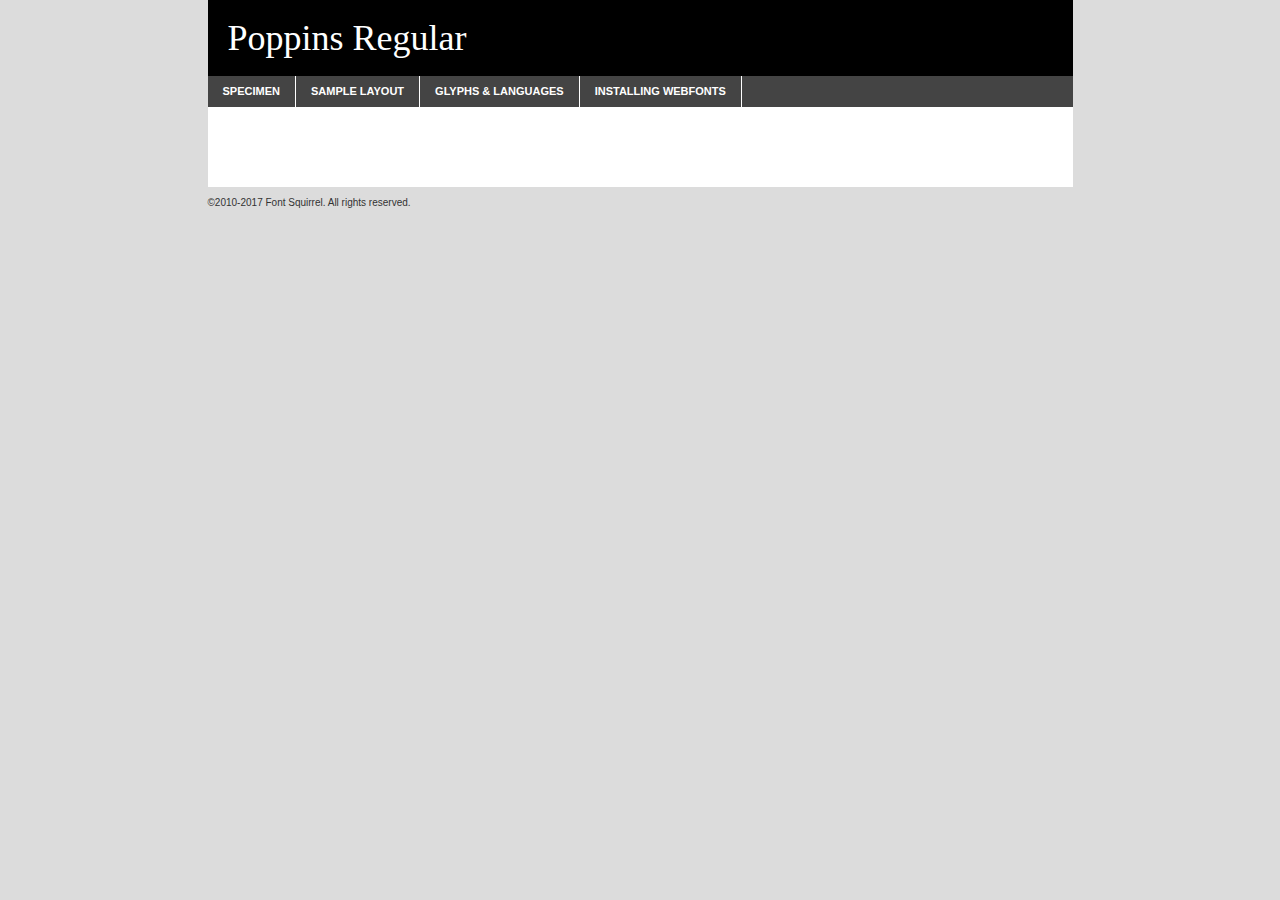
<file: docs/fonts/popins/popins-demo.html>
<!DOCTYPE html PUBLIC "-//W3C//DTD XHTML 1.0 Transitional//EN"
        "http://www.w3.org/TR/xhtml1/DTD/xhtml1-transitional.dtd">

<html xmlns="http://www.w3.org/1999/xhtml" xml:lang="en" lang="en">
<head>
    <meta http-equiv="Content-Type" content="text/html; charset=utf-8"/>
    <script src="http://ajax.googleapis.com/ajax/libs/jquery/1.7.2/jquery.min.js" type="text/javascript" charset="utf-8"></script>
    <script type="text/javascript">
		(function($) {
			$.fn.easyTabs = function(option) {
				var param = jQuery.extend({ fadeSpeed: 'fast', defaultContent: 1, activeClass: 'active' }, option);
				$(this).each(function() {
					var thisId = '#' + this.id;
					if ( param.defaultContent == '' )
					{
						param.defaultContent = 1;
					}
					if ( typeof param.defaultContent == 'number' )
					{
						var defaultTab = $(thisId + ' .tabs li:eq(' + (param.defaultContent - 1) + ') a').attr('href').substr(1);
					}
					else
					{
						var defaultTab = param.defaultContent;
					}
					$(thisId + ' .tabs li a').each(function() {
						var tabToHide = $(this).attr('href').substr(1);
						$('#' + tabToHide).addClass('easytabs-tab-content');
					});
					hideAll();
					changeContent(defaultTab);

					function hideAll() {$(thisId + ' .easytabs-tab-content').hide();}

					function changeContent(tabId)
					{
						hideAll();
						$(thisId + ' .tabs li').removeClass(param.activeClass);
						$(thisId + ' .tabs li a[href=#' + tabId + ']').closest('li').addClass(param.activeClass);
						if ( param.fadeSpeed != 'none' )
						{
							$(thisId + ' #' + tabId).fadeIn(param.fadeSpeed);
						}
						else
						{
							$(thisId + ' #' + tabId).show();
						}
					}

					$(thisId + ' .tabs li').click(function() {
						var tabId = $(this).find('a').attr('href').substr(1);
						changeContent(tabId);
						return false;
					});
				});
			}
		})(jQuery);
    </script>
    <link rel="stylesheet" href="specimen_files/specimen_stylesheet.css" type="text/css" charset="utf-8"/>
    <link rel="stylesheet" href="stylesheet.css" type="text/css" charset="utf-8"/>

    <style type="text/css">
        		body {
			font-family: 'poppinsregular';
        		}

            </style>

    <title>Poppins Regular Specimen</title>


    <script type="text/javascript" charset="utf-8">
		$(document).ready(function() {
			$('#container').easyTabs({ defaultContent: 1 });
		});
    </script>
</head>

<body>
<div id="container">
    <div id="header">
		Poppins Regular    </div>
    <ul class="tabs">
        <li><a href="#specimen">Specimen</a></li>
        <li><a href="#layout">Sample Layout</a></li>
		        <li><a href="#glyphs">Glyphs &amp; Languages</a></li>
        <li><a href="#installing">Installing Webfonts</a></li>

    </ul>

    <div id="main_content">


        <div id="specimen">

            <div class="section">
                <div class="grid12 firstcol">
                    <div class="huge">AaBb</div>
                </div>
            </div>

            <div class="section">
                <div class="glyph_range">A&#x200B;B&#x200b;C&#x200b;D&#x200b;E&#x200b;F&#x200b;G&#x200b;H&#x200b;I&#x200b;J&#x200b;K&#x200b;L&#x200b;M&#x200b;N&#x200b;O&#x200b;P&#x200b;Q&#x200b;R&#x200b;S&#x200b;T&#x200b;U&#x200b;V&#x200b;W&#x200b;X&#x200b;Y&#x200b;Z&#x200b;a&#x200b;b&#x200b;c&#x200b;d&#x200b;e&#x200b;f&#x200b;g&#x200b;h&#x200b;i&#x200b;j&#x200b;k&#x200b;l&#x200b;m&#x200b;n&#x200b;o&#x200b;p&#x200b;q&#x200b;r&#x200b;s&#x200b;t&#x200b;u&#x200b;v&#x200b;w&#x200b;x&#x200b;y&#x200b;z&#x200b;1&#x200b;2&#x200b;3&#x200b;4&#x200b;5&#x200b;6&#x200b;7&#x200b;8&#x200b;9&#x200b;0&#x200b;&amp;&#x200b;.&#x200b;,&#x200b;?&#x200b;!&#x200b;&#64;&#x200b;(&#x200b;)&#x200b;#&#x200b;$&#x200b;%&#x200b;*&#x200b;+&#x200b;-&#x200b;=&#x200b;:&#x200b;;</div>
            </div>
            <div class="section">
                <div class="grid12 firstcol">
                    <table class="sample_table">
                        <tr>
                            <td>10</td>
                            <td class="size10">abcdefghijklmnopqrstuvwxyzABCDEFGHIJKLMNOPQRSTUVWXYZ0123456789abcdefghijklmnopqrstuvwxyzABCDEFGHIJKLMNOPQRSTUVWXYZ0123456789abcdefghijklmnopqrstuvwxyzABCDEFGHIJKLMNOPQRSTUVWXYZ</td>
                        </tr>
                        <tr>
                            <td>11</td>
                            <td class="size11">abcdefghijklmnopqrstuvwxyzABCDEFGHIJKLMNOPQRSTUVWXYZ0123456789abcdefghijklmnopqrstuvwxyzABCDEFGHIJKLMNOPQRSTUVWXYZ0123456789abcdefghijklmnopqrstuvwxyzABCDEFGHIJKLMNOPQRSTUVWXYZ</td>
                        </tr>
                        <tr>
                            <td>12</td>
                            <td class="size12">abcdefghijklmnopqrstuvwxyzABCDEFGHIJKLMNOPQRSTUVWXYZ0123456789abcdefghijklmnopqrstuvwxyzABCDEFGHIJKLMNOPQRSTUVWXYZ0123456789abcdefghijklmnopqrstuvwxyzABCDEFGHIJKLMNOPQRSTUVWXYZ</td>
                        </tr>
                        <tr>
                            <td>13</td>
                            <td class="size13">abcdefghijklmnopqrstuvwxyzABCDEFGHIJKLMNOPQRSTUVWXYZ0123456789abcdefghijklmnopqrstuvwxyzABCDEFGHIJKLMNOPQRSTUVWXYZ0123456789abcdefghijklmnopqrstuvwxyzABCDEFGHIJKLMNOPQRSTUVWXYZ</td>
                        </tr>
                        <tr>
                            <td>14</td>
                            <td class="size14">abcdefghijklmnopqrstuvwxyzABCDEFGHIJKLMNOPQRSTUVWXYZ0123456789abcdefghijklmnopqrstuvwxyzABCDEFGHIJKLMNOPQRSTUVWXYZ0123456789abcdefghijklmnopqrstuvwxyzABCDEFGHIJKLMNOPQRSTUVWXYZ</td>
                        </tr>
                        <tr>
                            <td>16</td>
                            <td class="size16">abcdefghijklmnopqrstuvwxyzABCDEFGHIJKLMNOPQRSTUVWXYZ0123456789abcdefghijklmnopqrstuvwxyzABCDEFGHIJKLMNOPQRSTUVWXYZ</td>
                        </tr>
                        <tr>
                            <td>18</td>
                            <td class="size18">abcdefghijklmnopqrstuvwxyzABCDEFGHIJKLMNOPQRSTUVWXYZ0123456789abcdefghijklmnopqrstuvwxyzABCDEFGHIJKLMNOPQRSTUVWXYZ</td>
                        </tr>
                        <tr>
                            <td>20</td>
                            <td class="size20">abcdefghijklmnopqrstuvwxyzABCDEFGHIJKLMNOPQRSTUVWXYZ0123456789abcdefghijklmnopqrstuvwxyzABCDEFGHIJKLMNOPQRSTUVWXYZ</td>
                        </tr>
                        <tr>
                            <td>24</td>
                            <td class="size24">abcdefghijklmnopqrstuvwxyzABCDEFGHIJKLMNOPQRSTUVWXYZ0123456789abcdefghijklmnopqrstuvwxyzABCDEFGHIJKLMNOPQRSTUVWXYZ</td>
                        </tr>
                        <tr>
                            <td>30</td>
                            <td class="size30">abcdefghijklmnopqrstuvwxyzABCDEFGHIJKLMNOPQRSTUVWXYZ0123456789abcdefghijklmnopqrstuvwxyzABCDEFGHIJKLMNOPQRSTUVWXYZ</td>
                        </tr>
                        <tr>
                            <td>36</td>
                            <td class="size36">abcdefghijklmnopqrstuvwxyzABCDEFGHIJKLMNOPQRSTUVWXYZ0123456789abcdefghijklmnopqrstuvwxyzABCDEFGHIJKLMNOPQRSTUVWXYZ</td>
                        </tr>
                        <tr>
                            <td>48</td>
                            <td class="size48">abcdefghijklmnopqrstuvwxyzABCDEFGHIJKLMNOPQRSTUVWXYZ0123456789abcdefghijklmnopqrstuvwxyzABCDEFGHIJKLMNOPQRSTUVWXYZ</td>
                        </tr>
                        <tr>
                            <td>60</td>
                            <td class="size60">abcdefghijklmnopqrstuvwxyzABCDEFGHIJKLMNOPQRSTUVWXYZ0123456789abcdefghijklmnopqrstuvwxyzABCDEFGHIJKLMNOPQRSTUVWXYZ</td>
                        </tr>
                        <tr>
                            <td>72</td>
                            <td class="size72">abcdefghijklmnopqrstuvwxyzABCDEFGHIJKLMNOPQRSTUVWXYZ0123456789abcdefghijklmnopqrstuvwxyzABCDEFGHIJKLMNOPQRSTUVWXYZ</td>
                        </tr>
                        <tr>
                            <td>90</td>
                            <td class="size90">abcdefghijklmnopqrstuvwxyzABCDEFGHIJKLMNOPQRSTUVWXYZ0123456789abcdefghijklmnopqrstuvwxyzABCDEFGHIJKLMNOPQRSTUVWXYZ</td>
                        </tr>
                    </table>

                </div>

            </div>


            <div class="section" id="bodycomparison">


                <div id="xheight">
                    <div class="fontbody">&#x25FC;&#x25FC;&#x25FC;&#x25FC;&#x25FC;&#x25FC;&#x25FC;&#x25FC;&#x25FC;&#x25FC;&#x25FC;&#x25FC;&#x25FC;&#x25FC;&#x25FC;&#x25FC;&#x25FC;&#x25FC;&#x25FC;&#x25FC;&#x25FC;&#x25FC;&#x25FC;&#x25FC;&#x25FC;&#x25FC;&#x25FC;&#x25FC;&#x25FC;&#x25FC;&#x25FC;&#x25FC;&#x25FC;&#x25FC;&#x25FC;&#x25FC;&#x25FC;&#x25FC;&#x25FC;&#x25FC;&#x25FC;&#x25FC;&#x25FC;&#x25FC;&#x25FC;&#x25FC;&#x25FC;&#x25FC;&#x25FC;&#x25FC;&#x25FC;&#x25FC;&#x25FC;&#x25FC;&#x25FC;&#x25FC;&#x25FC;&#x25FC;&#x25FC;&#x25FC;&#x25FC;&#x25FC;&#x25FC;&#x25FC;&#x25FC;&#x25FC;&#x25FC;&#x25FC;&#x25FC;&#x25FC;&#x25FC;&#x25FC;&#x25FC;&#x25FC;&#x25FC;&#x25FC;&#x25FC;&#x25FC;&#x25FC;&#x25FC;&#x25FC;&#x25FC;&#x25FC;&#x25FC;&#x25FC;&#x25FC;&#x25FC;&#x25FC;&#x25FC;&#x25FC;&#x25FC;&#x25FC;&#x25FC;&#x25FC;&#x25FC;&#x25FC;&#x25FC;&#x25FC;&#x25FC;body</div>
                    <div class="arialbody">body</div>
                    <div class="verdanabody">body</div>
                    <div class="georgiabody">body</div>
                </div>
                <div class="fontbody" style="z-index:1">
                    body<span>Poppins Regular</span>
                </div>
                <div class="arialbody" style="z-index:1">
                    body<span>Arial</span>
                </div>
                <div class="verdanabody" style="z-index:1">
                    body<span>Verdana</span>
                </div>
                <div class="georgiabody" style="z-index:1">
                    body<span>Georgia</span>
                </div>


            </div>


            <div class="section psample psample_row1" id="">

                <div class="grid2 firstcol">
                    <p class="size10"><span>10.</span>Aenean lacinia bibendum nulla sed consectetur. Fusce dapibus, tellus ac cursus commodo, tortor mauris condimentum nibh, ut fermentum massa justo sit amet risus. Nullam id dolor id nibh ultricies vehicula ut id elit. Cum sociis natoque penatibus et magnis dis parturient montes, nascetur ridiculus mus. Nulla vitae elit libero, a pharetra augue.</p>

                </div>
                <div class="grid3">
                    <p class="size11"><span>11.</span>Aenean lacinia bibendum nulla sed consectetur. Fusce dapibus, tellus ac cursus commodo, tortor mauris condimentum nibh, ut fermentum massa justo sit amet risus. Nullam id dolor id nibh ultricies vehicula ut id elit. Cum sociis natoque penatibus et magnis dis parturient montes, nascetur ridiculus mus. Nulla vitae elit libero, a pharetra augue.</p>

                </div>
                <div class="grid3">
                    <p class="size12"><span>12.</span>Aenean lacinia bibendum nulla sed consectetur. Fusce dapibus, tellus ac cursus commodo, tortor mauris condimentum nibh, ut fermentum massa justo sit amet risus. Nullam id dolor id nibh ultricies vehicula ut id elit. Cum sociis natoque penatibus et magnis dis parturient montes, nascetur ridiculus mus. Nulla vitae elit libero, a pharetra augue.</p>

                </div>
                <div class="grid4">
                    <p class="size13"><span>13.</span>Aenean lacinia bibendum nulla sed consectetur. Fusce dapibus, tellus ac cursus commodo, tortor mauris condimentum nibh, ut fermentum massa justo sit amet risus. Nullam id dolor id nibh ultricies vehicula ut id elit. Cum sociis natoque penatibus et magnis dis parturient montes, nascetur ridiculus mus. Nulla vitae elit libero, a pharetra augue.</p>

                </div>
                <div class="white_blend"></div>

            </div>
            <div class="section psample psample_row2" id="">
                <div class="grid3 firstcol">
                    <p class="size14"><span>14.</span>Aenean lacinia bibendum nulla sed consectetur. Fusce dapibus, tellus ac cursus commodo, tortor mauris condimentum nibh, ut fermentum massa justo sit amet risus. Nullam id dolor id nibh ultricies vehicula ut id elit. Cum sociis natoque penatibus et magnis dis parturient montes, nascetur ridiculus mus. Nulla vitae elit libero, a pharetra augue.</p>

                </div>
                <div class="grid4">
                    <p class="size16"><span>16.</span>Aenean lacinia bibendum nulla sed consectetur. Fusce dapibus, tellus ac cursus commodo, tortor mauris condimentum nibh, ut fermentum massa justo sit amet risus. Nullam id dolor id nibh ultricies vehicula ut id elit. Cum sociis natoque penatibus et magnis dis parturient montes, nascetur ridiculus mus. Nulla vitae elit libero, a pharetra augue.</p>

                </div>
                <div class="grid5">
                    <p class="size18"><span>18.</span>Aenean lacinia bibendum nulla sed consectetur. Fusce dapibus, tellus ac cursus commodo, tortor mauris condimentum nibh, ut fermentum massa justo sit amet risus. Nullam id dolor id nibh ultricies vehicula ut id elit. Cum sociis natoque penatibus et magnis dis parturient montes, nascetur ridiculus mus. Nulla vitae elit libero, a pharetra augue.</p>

                </div>

                <div class="white_blend"></div>

            </div>

            <div class="section psample psample_row3" id="">
                <div class="grid5 firstcol">
                    <p class="size20"><span>20.</span>Aenean lacinia bibendum nulla sed consectetur. Fusce dapibus, tellus ac cursus commodo, tortor mauris condimentum nibh, ut fermentum massa justo sit amet risus. Nullam id dolor id nibh ultricies vehicula ut id elit. Cum sociis natoque penatibus et magnis dis parturient montes, nascetur ridiculus mus. Nulla vitae elit libero, a pharetra augue.</p>
                </div>
                <div class="grid7">
                    <p class="size24"><span>24.</span>Aenean lacinia bibendum nulla sed consectetur. Fusce dapibus, tellus ac cursus commodo, tortor mauris condimentum nibh, ut fermentum massa justo sit amet risus. Nullam id dolor id nibh ultricies vehicula ut id elit. Cum sociis natoque penatibus et magnis dis parturient montes, nascetur ridiculus mus. Nulla vitae elit libero, a pharetra augue.</p>
                </div>

                <div class="white_blend"></div>

            </div>

            <div class="section psample psample_row4" id="">
                <div class="grid12 firstcol">
                    <p class="size30"><span>30.</span>Aenean lacinia bibendum nulla sed consectetur. Fusce dapibus, tellus ac cursus commodo, tortor mauris condimentum nibh, ut fermentum massa justo sit amet risus. Nullam id dolor id nibh ultricies vehicula ut id elit. Cum sociis natoque penatibus et magnis dis parturient montes, nascetur ridiculus mus. Nulla vitae elit libero, a pharetra augue.</p>
                </div>
                <div class="white_blend"></div>

            </div>


            <div class="section psample psample_row1 fullreverse">
                <div class="grid2 firstcol">
                    <p class="size10"><span>10.</span>Aenean lacinia bibendum nulla sed consectetur. Fusce dapibus, tellus ac cursus commodo, tortor mauris condimentum nibh, ut fermentum massa justo sit amet risus. Nullam id dolor id nibh ultricies vehicula ut id elit. Cum sociis natoque penatibus et magnis dis parturient montes, nascetur ridiculus mus. Nulla vitae elit libero, a pharetra augue.</p>

                </div>
                <div class="grid3">
                    <p class="size11"><span>11.</span>Aenean lacinia bibendum nulla sed consectetur. Fusce dapibus, tellus ac cursus commodo, tortor mauris condimentum nibh, ut fermentum massa justo sit amet risus. Nullam id dolor id nibh ultricies vehicula ut id elit. Cum sociis natoque penatibus et magnis dis parturient montes, nascetur ridiculus mus. Nulla vitae elit libero, a pharetra augue.</p>

                </div>
                <div class="grid3">
                    <p class="size12"><span>12.</span>Aenean lacinia bibendum nulla sed consectetur. Fusce dapibus, tellus ac cursus commodo, tortor mauris condimentum nibh, ut fermentum massa justo sit amet risus. Nullam id dolor id nibh ultricies vehicula ut id elit. Cum sociis natoque penatibus et magnis dis parturient montes, nascetur ridiculus mus. Nulla vitae elit libero, a pharetra augue.</p>

                </div>
                <div class="grid4">
                    <p class="size13"><span>13.</span>Aenean lacinia bibendum nulla sed consectetur. Fusce dapibus, tellus ac cursus commodo, tortor mauris condimentum nibh, ut fermentum massa justo sit amet risus. Nullam id dolor id nibh ultricies vehicula ut id elit. Cum sociis natoque penatibus et magnis dis parturient montes, nascetur ridiculus mus. Nulla vitae elit libero, a pharetra augue.</p>

                </div>
                <div class="black_blend"></div>

            </div>

            <div class="section psample psample_row2 fullreverse">
                <div class="grid3 firstcol">
                    <p class="size14"><span>14.</span>Aenean lacinia bibendum nulla sed consectetur. Fusce dapibus, tellus ac cursus commodo, tortor mauris condimentum nibh, ut fermentum massa justo sit amet risus. Nullam id dolor id nibh ultricies vehicula ut id elit. Cum sociis natoque penatibus et magnis dis parturient montes, nascetur ridiculus mus. Nulla vitae elit libero, a pharetra augue.</p>

                </div>
                <div class="grid4">
                    <p class="size16"><span>16.</span>Aenean lacinia bibendum nulla sed consectetur. Fusce dapibus, tellus ac cursus commodo, tortor mauris condimentum nibh, ut fermentum massa justo sit amet risus. Nullam id dolor id nibh ultricies vehicula ut id elit. Cum sociis natoque penatibus et magnis dis parturient montes, nascetur ridiculus mus. Nulla vitae elit libero, a pharetra augue.</p>

                </div>
                <div class="grid5">
                    <p class="size18"><span>18.</span>Aenean lacinia bibendum nulla sed consectetur. Fusce dapibus, tellus ac cursus commodo, tortor mauris condimentum nibh, ut fermentum massa justo sit amet risus. Nullam id dolor id nibh ultricies vehicula ut id elit. Cum sociis natoque penatibus et magnis dis parturient montes, nascetur ridiculus mus. Nulla vitae elit libero, a pharetra augue.</p>

                </div>
                <div class="black_blend"></div>

            </div>

            <div class="section psample fullreverse psample_row3" id="">
                <div class="grid5 firstcol">
                    <p class="size20"><span>20.</span>Aenean lacinia bibendum nulla sed consectetur. Fusce dapibus, tellus ac cursus commodo, tortor mauris condimentum nibh, ut fermentum massa justo sit amet risus. Nullam id dolor id nibh ultricies vehicula ut id elit. Cum sociis natoque penatibus et magnis dis parturient montes, nascetur ridiculus mus. Nulla vitae elit libero, a pharetra augue.</p>
                </div>
                <div class="grid7">
                    <p class="size24"><span>24.</span>Aenean lacinia bibendum nulla sed consectetur. Fusce dapibus, tellus ac cursus commodo, tortor mauris condimentum nibh, ut fermentum massa justo sit amet risus. Nullam id dolor id nibh ultricies vehicula ut id elit. Cum sociis natoque penatibus et magnis dis parturient montes, nascetur ridiculus mus. Nulla vitae elit libero, a pharetra augue.</p>
                </div>

                <div class="black_blend"></div>

            </div>

            <div class="section psample fullreverse psample_row4" id="" style="border-bottom: 20px #000 solid;">
                <div class="grid12 firstcol">
                    <p class="size30"><span>30.</span>Aenean lacinia bibendum nulla sed consectetur. Fusce dapibus, tellus ac cursus commodo, tortor mauris condimentum nibh, ut fermentum massa justo sit amet risus. Nullam id dolor id nibh ultricies vehicula ut id elit. Cum sociis natoque penatibus et magnis dis parturient montes, nascetur ridiculus mus. Nulla vitae elit libero, a pharetra augue.</p>
                </div>
                <div class="black_blend"></div>

            </div>


        </div>

        <div id="layout">

            <div class="section">

                <div class="grid12 firstcol">
                    <h1>Lorem Ipsum Dolor</h1>
                    <h2>Etiam porta sem malesuada magna mollis euismod</h2>

                    <p class="byline">By <a href="#link">Aenean Lacinia</a></p>
                </div>
            </div>
            <div class="section">
                <div class="grid8 firstcol">
                    <p class="large">Donec sed odio dui. Morbi leo risus, porta ac consectetur ac, vestibulum at eros. Fusce dapibus, tellus ac cursus commodo, tortor mauris condimentum nibh, ut fermentum massa justo sit amet risus. </p>


                    <h3>Pellentesque ornare sem</h3>

                    <p>Maecenas sed diam eget risus varius blandit sit amet non magna. Maecenas faucibus mollis interdum. Donec ullamcorper nulla non metus auctor fringilla. Nullam id dolor id nibh ultricies vehicula ut id elit. Nullam id dolor id nibh ultricies vehicula ut id elit. </p>

                    <p>Aenean eu leo quam. Pellentesque ornare sem lacinia quam venenatis vestibulum. Lorem ipsum dolor sit amet, consectetur adipiscing elit. Cum sociis natoque penatibus et magnis dis parturient montes, nascetur ridiculus mus. </p>

                    <p>Nulla vitae elit libero, a pharetra augue. Praesent commodo cursus magna, vel scelerisque nisl consectetur et. Aenean lacinia bibendum nulla sed consectetur. </p>

                    <p>Nullam quis risus eget urna mollis ornare vel eu leo. Nullam quis risus eget urna mollis ornare vel eu leo. Maecenas sed diam eget risus varius blandit sit amet non magna. Donec ullamcorper nulla non metus auctor fringilla. </p>

                    <h3>Cras mattis consectetur</h3>

                    <p>Aenean eu leo quam. Pellentesque ornare sem lacinia quam venenatis vestibulum. Aenean lacinia bibendum nulla sed consectetur. Integer posuere erat a ante venenatis dapibus posuere velit aliquet. Cras mattis consectetur purus sit amet fermentum. </p>

                    <p>Nullam id dolor id nibh ultricies vehicula ut id elit. Nullam quis risus eget urna mollis ornare vel eu leo. Cras mattis consectetur purus sit amet fermentum.</p>
                </div>

                <div class="grid4 sidebar">

                    <div class="box reverse">
                        <p class="last">Nullam quis risus eget urna mollis ornare vel eu leo. Donec ullamcorper nulla non metus auctor fringilla. Cras mattis consectetur purus sit amet fermentum. Sed posuere consectetur est at lobortis. Lorem ipsum dolor sit amet, consectetur adipiscing elit. </p>
                    </div>

                    <p class="caption">Maecenas sed diam eget risus varius.</p>

                    <p>Vestibulum id ligula porta felis euismod semper. Integer posuere erat a ante venenatis dapibus posuere velit aliquet. Vestibulum id ligula porta felis euismod semper. Sed posuere consectetur est at lobortis. Maecenas sed diam eget risus varius blandit sit amet non magna. Fusce dapibus, tellus ac cursus commodo, tortor mauris condimentum nibh, ut fermentum massa justo sit amet risus. </p>


                    <p>Duis mollis, est non commodo luctus, nisi erat porttitor ligula, eget lacinia odio sem nec elit. Aenean lacinia bibendum nulla sed consectetur. Vivamus sagittis lacus vel augue laoreet rutrum faucibus dolor auctor. Aenean lacinia bibendum nulla sed consectetur. Nullam quis risus eget urna mollis ornare vel eu leo. </p>

                    <p>Praesent commodo cursus magna, vel scelerisque nisl consectetur et. Donec ullamcorper nulla non metus auctor fringilla. Maecenas faucibus mollis interdum. Fusce dapibus, tellus ac cursus commodo, tortor mauris condimentum nibh, ut fermentum massa justo sit amet risus. </p>

                </div>
            </div>

        </div>


		

        <div id="glyphs">
            <div class="section">
                <div class="grid12 firstcol">

                    <h1>Language Support</h1>
                    <p>The subset of Poppins Regular in this kit supports the following languages:<br/>

						Albanian, Basque, Breton, Chamorro, Danish, Dutch, English, Faroese, Finnish, French, Frisian, Galician, German, Icelandic, Italian, Malagasy, Norwegian, Portuguese, Spanish, Alsatian, Aragonese, Arapaho, Arrernte, Asturian, Aymara, Bislama, Cebuano, Corsican, Fijian, French_creole, Genoese, Gilbertese, Greenlandic, Haitian_creole, Hiligaynon, Hmong, Hopi, Ibanag, Iloko_ilokano, Indonesian, Interglossa_glosa, Interlingua, Irish_gaelic, Jerriais, Lojban, Lombard, Luxembourgeois, Manx, Mohawk, Norfolk_pitcairnese, Occitan, Oromo, Pangasinan, Papiamento, Piedmontese, Potawatomi, Rhaeto-romance, Romansh, Rotokas, Sami_lule, Samoan, Sardinian, Scots_gaelic, Seychelles_creole, Shona, Sicilian, Somali, Southern_ndebele, Swahili, Swati_swazi, Tagalog_filipino_pilipino, Tetum, Tok_pisin, Uyghur_latinized, Volapuk, Walloon, Warlpiri, Xhosa, Yapese, Zulu, Latinbasic, Ubasic, Demo                    </p>
                    <h1>Glyph Chart</h1>
                    <p>The subset of Poppins Regular in this kit includes all the glyphs listed below. Unicode entities are included above each glyph to help you insert individual characters into your layout.</p>
                    <div id="glyph_chart">

																																	                                <div><p>&amp;#13;</p>&#13;</div>
																				                                <div><p>&amp;#32;</p>&#32;</div>
																				                                <div><p>&amp;#33;</p>&#33;</div>
																				                                <div><p>&amp;#34;</p>&#34;</div>
																				                                <div><p>&amp;#35;</p>&#35;</div>
																				                                <div><p>&amp;#36;</p>&#36;</div>
																				                                <div><p>&amp;#37;</p>&#37;</div>
																				                                <div><p>&amp;#38;</p>&#38;</div>
																				                                <div><p>&amp;#39;</p>&#39;</div>
																				                                <div><p>&amp;#40;</p>&#40;</div>
																				                                <div><p>&amp;#41;</p>&#41;</div>
																				                                <div><p>&amp;#42;</p>&#42;</div>
																				                                <div><p>&amp;#43;</p>&#43;</div>
																				                                <div><p>&amp;#44;</p>&#44;</div>
																				                                <div><p>&amp;#45;</p>&#45;</div>
																				                                <div><p>&amp;#46;</p>&#46;</div>
																				                                <div><p>&amp;#47;</p>&#47;</div>
																				                                <div><p>&amp;#48;</p>&#48;</div>
																				                                <div><p>&amp;#49;</p>&#49;</div>
																				                                <div><p>&amp;#50;</p>&#50;</div>
																				                                <div><p>&amp;#51;</p>&#51;</div>
																				                                <div><p>&amp;#52;</p>&#52;</div>
																				                                <div><p>&amp;#53;</p>&#53;</div>
																				                                <div><p>&amp;#54;</p>&#54;</div>
																				                                <div><p>&amp;#55;</p>&#55;</div>
																				                                <div><p>&amp;#56;</p>&#56;</div>
																				                                <div><p>&amp;#57;</p>&#57;</div>
																				                                <div><p>&amp;#58;</p>&#58;</div>
																				                                <div><p>&amp;#59;</p>&#59;</div>
																				                                <div><p>&amp;#60;</p>&#60;</div>
																				                                <div><p>&amp;#61;</p>&#61;</div>
																				                                <div><p>&amp;#62;</p>&#62;</div>
																				                                <div><p>&amp;#63;</p>&#63;</div>
																				                                <div><p>&amp;#64;</p>&#64;</div>
																				                                <div><p>&amp;#65;</p>&#65;</div>
																				                                <div><p>&amp;#66;</p>&#66;</div>
																				                                <div><p>&amp;#67;</p>&#67;</div>
																				                                <div><p>&amp;#68;</p>&#68;</div>
																				                                <div><p>&amp;#69;</p>&#69;</div>
																				                                <div><p>&amp;#70;</p>&#70;</div>
																				                                <div><p>&amp;#71;</p>&#71;</div>
																				                                <div><p>&amp;#72;</p>&#72;</div>
																				                                <div><p>&amp;#73;</p>&#73;</div>
																				                                <div><p>&amp;#74;</p>&#74;</div>
																				                                <div><p>&amp;#75;</p>&#75;</div>
																				                                <div><p>&amp;#76;</p>&#76;</div>
																				                                <div><p>&amp;#77;</p>&#77;</div>
																				                                <div><p>&amp;#78;</p>&#78;</div>
																				                                <div><p>&amp;#79;</p>&#79;</div>
																				                                <div><p>&amp;#80;</p>&#80;</div>
																				                                <div><p>&amp;#81;</p>&#81;</div>
																				                                <div><p>&amp;#82;</p>&#82;</div>
																				                                <div><p>&amp;#83;</p>&#83;</div>
																				                                <div><p>&amp;#84;</p>&#84;</div>
																				                                <div><p>&amp;#85;</p>&#85;</div>
																				                                <div><p>&amp;#86;</p>&#86;</div>
																				                                <div><p>&amp;#87;</p>&#87;</div>
																				                                <div><p>&amp;#88;</p>&#88;</div>
																				                                <div><p>&amp;#89;</p>&#89;</div>
																				                                <div><p>&amp;#90;</p>&#90;</div>
																				                                <div><p>&amp;#91;</p>&#91;</div>
																				                                <div><p>&amp;#92;</p>&#92;</div>
																				                                <div><p>&amp;#93;</p>&#93;</div>
																				                                <div><p>&amp;#94;</p>&#94;</div>
																				                                <div><p>&amp;#95;</p>&#95;</div>
																				                                <div><p>&amp;#96;</p>&#96;</div>
																				                                <div><p>&amp;#97;</p>&#97;</div>
																				                                <div><p>&amp;#98;</p>&#98;</div>
																				                                <div><p>&amp;#99;</p>&#99;</div>
																				                                <div><p>&amp;#100;</p>&#100;</div>
																				                                <div><p>&amp;#101;</p>&#101;</div>
																				                                <div><p>&amp;#102;</p>&#102;</div>
																				                                <div><p>&amp;#103;</p>&#103;</div>
																				                                <div><p>&amp;#104;</p>&#104;</div>
																				                                <div><p>&amp;#105;</p>&#105;</div>
																				                                <div><p>&amp;#106;</p>&#106;</div>
																				                                <div><p>&amp;#107;</p>&#107;</div>
																				                                <div><p>&amp;#108;</p>&#108;</div>
																				                                <div><p>&amp;#109;</p>&#109;</div>
																				                                <div><p>&amp;#110;</p>&#110;</div>
																				                                <div><p>&amp;#111;</p>&#111;</div>
																				                                <div><p>&amp;#112;</p>&#112;</div>
																				                                <div><p>&amp;#113;</p>&#113;</div>
																				                                <div><p>&amp;#114;</p>&#114;</div>
																				                                <div><p>&amp;#115;</p>&#115;</div>
																				                                <div><p>&amp;#116;</p>&#116;</div>
																				                                <div><p>&amp;#117;</p>&#117;</div>
																				                                <div><p>&amp;#118;</p>&#118;</div>
																				                                <div><p>&amp;#119;</p>&#119;</div>
																				                                <div><p>&amp;#120;</p>&#120;</div>
																				                                <div><p>&amp;#121;</p>&#121;</div>
																				                                <div><p>&amp;#122;</p>&#122;</div>
																				                                <div><p>&amp;#123;</p>&#123;</div>
																				                                <div><p>&amp;#124;</p>&#124;</div>
																				                                <div><p>&amp;#125;</p>&#125;</div>
																				                                <div><p>&amp;#126;</p>&#126;</div>
																				                                <div><p>&amp;#160;</p>&#160;</div>
																				                                <div><p>&amp;#161;</p>&#161;</div>
																				                                <div><p>&amp;#162;</p>&#162;</div>
																				                                <div><p>&amp;#163;</p>&#163;</div>
																				                                <div><p>&amp;#164;</p>&#164;</div>
																				                                <div><p>&amp;#165;</p>&#165;</div>
																				                                <div><p>&amp;#166;</p>&#166;</div>
																				                                <div><p>&amp;#167;</p>&#167;</div>
																				                                <div><p>&amp;#168;</p>&#168;</div>
																				                                <div><p>&amp;#169;</p>&#169;</div>
																				                                <div><p>&amp;#170;</p>&#170;</div>
																				                                <div><p>&amp;#171;</p>&#171;</div>
																				                                <div><p>&amp;#172;</p>&#172;</div>
																				                                <div><p>&amp;#173;</p>&#173;</div>
																				                                <div><p>&amp;#174;</p>&#174;</div>
																				                                <div><p>&amp;#175;</p>&#175;</div>
																				                                <div><p>&amp;#176;</p>&#176;</div>
																				                                <div><p>&amp;#177;</p>&#177;</div>
																				                                <div><p>&amp;#178;</p>&#178;</div>
																				                                <div><p>&amp;#179;</p>&#179;</div>
																				                                <div><p>&amp;#180;</p>&#180;</div>
																				                                <div><p>&amp;#181;</p>&#181;</div>
																				                                <div><p>&amp;#182;</p>&#182;</div>
																				                                <div><p>&amp;#183;</p>&#183;</div>
																				                                <div><p>&amp;#184;</p>&#184;</div>
																				                                <div><p>&amp;#185;</p>&#185;</div>
																				                                <div><p>&amp;#186;</p>&#186;</div>
																				                                <div><p>&amp;#187;</p>&#187;</div>
																				                                <div><p>&amp;#188;</p>&#188;</div>
																				                                <div><p>&amp;#189;</p>&#189;</div>
																				                                <div><p>&amp;#190;</p>&#190;</div>
																				                                <div><p>&amp;#191;</p>&#191;</div>
																				                                <div><p>&amp;#192;</p>&#192;</div>
																				                                <div><p>&amp;#193;</p>&#193;</div>
																				                                <div><p>&amp;#194;</p>&#194;</div>
																				                                <div><p>&amp;#195;</p>&#195;</div>
																				                                <div><p>&amp;#196;</p>&#196;</div>
																				                                <div><p>&amp;#197;</p>&#197;</div>
																				                                <div><p>&amp;#198;</p>&#198;</div>
																				                                <div><p>&amp;#199;</p>&#199;</div>
																				                                <div><p>&amp;#200;</p>&#200;</div>
																				                                <div><p>&amp;#201;</p>&#201;</div>
																				                                <div><p>&amp;#202;</p>&#202;</div>
																				                                <div><p>&amp;#203;</p>&#203;</div>
																				                                <div><p>&amp;#204;</p>&#204;</div>
																				                                <div><p>&amp;#205;</p>&#205;</div>
																				                                <div><p>&amp;#206;</p>&#206;</div>
																				                                <div><p>&amp;#207;</p>&#207;</div>
																				                                <div><p>&amp;#208;</p>&#208;</div>
																				                                <div><p>&amp;#209;</p>&#209;</div>
																				                                <div><p>&amp;#210;</p>&#210;</div>
																				                                <div><p>&amp;#211;</p>&#211;</div>
																				                                <div><p>&amp;#212;</p>&#212;</div>
																				                                <div><p>&amp;#213;</p>&#213;</div>
																				                                <div><p>&amp;#214;</p>&#214;</div>
																				                                <div><p>&amp;#215;</p>&#215;</div>
																				                                <div><p>&amp;#216;</p>&#216;</div>
																				                                <div><p>&amp;#217;</p>&#217;</div>
																				                                <div><p>&amp;#218;</p>&#218;</div>
																				                                <div><p>&amp;#219;</p>&#219;</div>
																				                                <div><p>&amp;#220;</p>&#220;</div>
																				                                <div><p>&amp;#221;</p>&#221;</div>
																				                                <div><p>&amp;#222;</p>&#222;</div>
																				                                <div><p>&amp;#223;</p>&#223;</div>
																				                                <div><p>&amp;#224;</p>&#224;</div>
																				                                <div><p>&amp;#225;</p>&#225;</div>
																				                                <div><p>&amp;#226;</p>&#226;</div>
																				                                <div><p>&amp;#227;</p>&#227;</div>
																				                                <div><p>&amp;#228;</p>&#228;</div>
																				                                <div><p>&amp;#229;</p>&#229;</div>
																				                                <div><p>&amp;#230;</p>&#230;</div>
																				                                <div><p>&amp;#231;</p>&#231;</div>
																				                                <div><p>&amp;#232;</p>&#232;</div>
																				                                <div><p>&amp;#233;</p>&#233;</div>
																				                                <div><p>&amp;#234;</p>&#234;</div>
																				                                <div><p>&amp;#235;</p>&#235;</div>
																				                                <div><p>&amp;#236;</p>&#236;</div>
																				                                <div><p>&amp;#237;</p>&#237;</div>
																				                                <div><p>&amp;#238;</p>&#238;</div>
																				                                <div><p>&amp;#239;</p>&#239;</div>
																				                                <div><p>&amp;#240;</p>&#240;</div>
																				                                <div><p>&amp;#241;</p>&#241;</div>
																				                                <div><p>&amp;#242;</p>&#242;</div>
																				                                <div><p>&amp;#243;</p>&#243;</div>
																				                                <div><p>&amp;#244;</p>&#244;</div>
																				                                <div><p>&amp;#245;</p>&#245;</div>
																				                                <div><p>&amp;#246;</p>&#246;</div>
																				                                <div><p>&amp;#247;</p>&#247;</div>
																				                                <div><p>&amp;#248;</p>&#248;</div>
																				                                <div><p>&amp;#249;</p>&#249;</div>
																				                                <div><p>&amp;#250;</p>&#250;</div>
																				                                <div><p>&amp;#251;</p>&#251;</div>
																				                                <div><p>&amp;#252;</p>&#252;</div>
																				                                <div><p>&amp;#253;</p>&#253;</div>
																				                                <div><p>&amp;#254;</p>&#254;</div>
																				                                <div><p>&amp;#255;</p>&#255;</div>
																				                                <div><p>&amp;#338;</p>&#338;</div>
																				                                <div><p>&amp;#339;</p>&#339;</div>
																				                                <div><p>&amp;#376;</p>&#376;</div>
																				                                <div><p>&amp;#710;</p>&#710;</div>
																				                                <div><p>&amp;#732;</p>&#732;</div>
																				                                <div><p>&amp;#8192;</p>&#8192;</div>
																				                                <div><p>&amp;#8193;</p>&#8193;</div>
																				                                <div><p>&amp;#8194;</p>&#8194;</div>
																				                                <div><p>&amp;#8195;</p>&#8195;</div>
																				                                <div><p>&amp;#8196;</p>&#8196;</div>
																				                                <div><p>&amp;#8197;</p>&#8197;</div>
																				                                <div><p>&amp;#8198;</p>&#8198;</div>
																				                                <div><p>&amp;#8199;</p>&#8199;</div>
																				                                <div><p>&amp;#8200;</p>&#8200;</div>
																				                                <div><p>&amp;#8201;</p>&#8201;</div>
																				                                <div><p>&amp;#8202;</p>&#8202;</div>
																				                                <div><p>&amp;#8208;</p>&#8208;</div>
																				                                <div><p>&amp;#8209;</p>&#8209;</div>
																				                                <div><p>&amp;#8210;</p>&#8210;</div>
																				                                <div><p>&amp;#8211;</p>&#8211;</div>
																				                                <div><p>&amp;#8212;</p>&#8212;</div>
																				                                <div><p>&amp;#8216;</p>&#8216;</div>
																				                                <div><p>&amp;#8217;</p>&#8217;</div>
																				                                <div><p>&amp;#8218;</p>&#8218;</div>
																				                                <div><p>&amp;#8220;</p>&#8220;</div>
																				                                <div><p>&amp;#8221;</p>&#8221;</div>
																				                                <div><p>&amp;#8222;</p>&#8222;</div>
																				                                <div><p>&amp;#8226;</p>&#8226;</div>
																				                                <div><p>&amp;#8230;</p>&#8230;</div>
																				                                <div><p>&amp;#8239;</p>&#8239;</div>
																				                                <div><p>&amp;#8249;</p>&#8249;</div>
																				                                <div><p>&amp;#8250;</p>&#8250;</div>
																				                                <div><p>&amp;#8287;</p>&#8287;</div>
																				                                <div><p>&amp;#8364;</p>&#8364;</div>
																				                                <div><p>&amp;#8482;</p>&#8482;</div>
																				                                <div><p>&amp;#9724;</p>&#9724;</div>
																				                                <div><p>&amp;#64257;</p>&#64257;</div>
																				                                <div><p>&amp;#64258;</p>&#64258;</div>
																																																										                    </div>
                </div>


            </div>
        </div>


        <div id="specs">

        </div>

        <div id="installing">
            <div class="section">
                <div class="grid7 firstcol">
                    <h1>Installing Webfonts</h1>

                    <p>Webfonts are supported by all major browser platforms but not all in the same way. There are currently four different font formats that must be included in order to target all browsers. This includes TTF, WOFF, EOT and SVG.</p>

                    <h2>1. Upload your webfonts</h2>
                    <p>You must upload your webfont kit to your website. They should be in or near the same directory as your CSS files.</p>

                    <h2>2. Include the webfont stylesheet</h2>
                    <p>A special CSS @font-face declaration helps the various browsers select the appropriate font it needs without causing you a bunch of headaches. Learn more about this syntax by reading the <a href="https://www.fontspring.com/blog/further-hardening-of-the-bulletproof-syntax">Fontspring blog post</a> about it. The code for it is as follows:</p>


                    <code>
                        @font-face{
                        font-family: 'MyWebFont';
                        src: url('WebFont.eot');
                        src: url('WebFont.eot?#iefix') format('embedded-opentype'),
                        url('WebFont.woff') format('woff'),
                        url('WebFont.ttf') format('truetype'),
                        url('WebFont.svg#webfont') format('svg');
                        }
                    </code>

                    <p>We've already gone ahead and generated the code for you. All you have to do is link to the stylesheet in your HTML, like this:</p>
                    <code>&lt;link rel=&quot;stylesheet&quot; href=&quot;stylesheet.css&quot; type=&quot;text/css&quot; charset=&quot;utf-8&quot; /&gt;</code>

                    <h2>3. Modify your own stylesheet</h2>
                    <p>To take advantage of your new fonts, you must tell your stylesheet to use them. Look at the original @font-face declaration above and find the property called "font-family." The name linked there will be what you use to reference the font. Prepend that webfont name to the font stack in the "font-family" property, inside the selector you want to change. For example:</p>
                    <code>p { font-family: 'WebFont', Arial, sans-serif; }</code>

                    <h2>4. Test</h2>
                    <p>Getting webfonts to work cross-browser <em>can</em> be tricky. Use the information in the sidebar to help you if you find that fonts aren't loading in a particular browser.</p>
                </div>

                <div class="grid5 sidebar">
                    <div class="box">
                        <h2>Troubleshooting<br/>Font-Face Problems</h2>
                        <p>Having trouble getting your webfonts to load in your new website? Here are some tips to sort out what might be the problem.</p>

                        <h3>Fonts not showing in any browser</h3>

                        <p>This sounds like you need to work on the plumbing. You either did not upload the fonts to the correct directory, or you did not link the fonts properly in the CSS. If you've confirmed that all this is correct and you still have a problem, take a look at your .htaccess file and see if requests are getting intercepted.</p>

                        <h3>Fonts not loading in iPhone or iPad</h3>

                        <p>The most common problem here is that you are serving the fonts from an IIS server. IIS refuses to serve files that have unknown MIME types. If that is the case, you must set the MIME type for SVG to "image/svg+xml" in the server settings. Follow these instructions from Microsoft if you need help.</p>

                        <h3>Fonts not loading in Firefox</h3>

                        <p>The primary reason for this failure? You are still using a version Firefox older than 3.5. So upgrade already! If that isn't it, then you are very likely serving fonts from a different domain. Firefox requires that all font assets be served from the same domain. Lastly it is possible that you need to add WOFF to your list of MIME types (if you are serving via IIS.)</p>

                        <h3>Fonts not loading in IE</h3>

                        <p>Are you looking at Internet Explorer on an actual Windows machine or are you cheating by using a service like Adobe BrowserLab? Many of these screenshot services do not render @font-face for IE. Best to test it on a real machine.</p>

                        <h3>Fonts not loading in IE9</h3>

                        <p>IE9, like Firefox, requires that fonts be served from the same domain as the website. Make sure that is the case.</p>
                    </div>
                </div>
            </div>

        </div>

    </div>
    <div id="footer">
        <p>&copy;2010-2017 Font Squirrel. All rights reserved.</p>
    </div>
</div>
</body>
</html>
</file>
<file: css/styles.css>
/*
 * Deep Technical — Underwater Photography
 * A refined, deliberate aesthetic inspired by fine-line illustration,
 * technical precision, and the depths of the ocean.
 */

/* ============================================
   Font Import — Clean, technical typefaces
   ============================================ */
@import url('https://fonts.googleapis.com/css2?family=Inter:wght@300;400;500;600&family=Cormorant+Garamond:ital,wght@0,400;0,500;1,400&display=swap');

/* ============================================
   CSS Variables — Ink & Silver Palette
   ============================================ */
:root {
  /* Deep ink backgrounds */
  --ink-black: #08090c;
  --ink-deep: #0d1117;
  --ink-mid: #151b23;
  --ink-light: #1e252f;

  /* Silver accents */
  --silver: #8b949e;
  --silver-bright: #c9d1d9;
  --platinum: #e6edf3;

  /* Subtle ocean undertones */
  --ocean-whisper: rgba(56, 139, 172, 0.08);
  --ocean-hint: #388bac;
  --ocean-glow: rgba(56, 139, 172, 0.15);

  /* Functional */
  --white: #ffffff;
  --border: rgba(139, 148, 158, 0.15);
  --border-hover: rgba(139, 148, 158, 0.3);
  --overlay: rgba(8, 9, 12, 0.95);

  /* Typography */
  --font-sans: 'Inter', -apple-system, BlinkMacSystemFont, sans-serif;
  --font-serif: 'Cormorant Garamond', Georgia, serif;

  /* Spacing scale */
  --space-xs: 0.25rem;
  --space-sm: 0.5rem;
  --space-md: 1rem;
  --space-lg: 2rem;
  --space-xl: 4rem;
  --space-2xl: 8rem;
}

/* ============================================
   Reset & Base
   ============================================ */
*, *::before, *::after {
  box-sizing: border-box;
  margin: 0;
  padding: 0;
}

html {
  scroll-behavior: smooth;
  font-size: 16px;
}

body {
  font-family: var(--font-sans);
  background: var(--ink-black);
  color: var(--silver-bright);
  line-height: 1.7;
  min-height: 100vh;
  font-weight: 300;
  letter-spacing: 0.01em;
  -webkit-font-smoothing: antialiased;
  -moz-osx-font-smoothing: grayscale;
}

::selection {
  background: var(--ocean-hint);
  color: var(--white);
}

/* ============================================
   Typography — Editorial precision
   ============================================ */
h1, h2, h3, h4 {
  font-family: var(--font-serif);
  font-weight: 400;
  line-height: 1.2;
  color: var(--platinum);
  letter-spacing: -0.01em;
}

h1 {
  font-size: clamp(2.5rem, 6vw, 4.5rem);
  font-weight: 400;
}

h2 {
  font-size: clamp(1.75rem, 4vw, 2.75rem);
}

h3 {
  font-size: 1.25rem;
  font-family: var(--font-sans);
  font-weight: 500;
  letter-spacing: 0.02em;
}

h4 {
  font-size: 0.875rem;
  font-family: var(--font-sans);
  font-weight: 500;
  text-transform: uppercase;
  letter-spacing: 0.1em;
  color: var(--silver);
}

p {
  margin-bottom: var(--space-md);
  color: var(--silver);
}

a {
  color: var(--silver-bright);
  text-decoration: none;
  transition: color 0.2s ease;
}

a:hover {
  color: var(--ocean-hint);
}

img {
  max-width: 100%;
  height: auto;
  display: block;
}

/* ============================================
   Layout
   ============================================ */
.container {
  max-width: 1400px;
  margin: 0 auto;
  padding: 0 var(--space-lg);
}

section {
  padding: var(--space-2xl) 0;
}

/* ============================================
   Header & Navigation — Minimal, precise
   ============================================ */
header {
  position: fixed;
  top: 0;
  left: 0;
  right: 0;
  z-index: 1000;
  padding: var(--space-lg) 0;
  transition: all 0.3s ease;
}

header.scrolled {
  background: rgba(8, 9, 12, 0.9);
  backdrop-filter: blur(20px);
  -webkit-backdrop-filter: blur(20px);
  border-bottom: 1px solid var(--border);
}

nav {
  display: flex;
  justify-content: space-between;
  align-items: center;
  max-width: 1400px;
  margin: 0 auto;
  padding: 0 var(--space-lg);
}

.logo {
  font-family: var(--font-sans);
  font-size: 0.8rem;
  font-weight: 500;
  color: var(--platinum);
  text-transform: uppercase;
  letter-spacing: 0.2em;
  display: flex;
  align-items: center;
  gap: var(--space-sm);
}

.logo-icon {
  display: none;
}

.nav-links {
  display: flex;
  list-style: none;
  gap: var(--space-xl);
}

.nav-links a {
  font-size: 0.75rem;
  font-weight: 400;
  color: var(--silver);
  text-transform: uppercase;
  letter-spacing: 0.15em;
  padding: var(--space-sm) 0;
  position: relative;
}

.nav-links a::after {
  content: '';
  position: absolute;
  bottom: 0;
  left: 0;
  width: 0;
  height: 1px;
  background: var(--ocean-hint);
  transition: width 0.3s ease;
}

.nav-links a:hover,
.nav-links a.active {
  color: var(--platinum);
}

.nav-links a:hover::after,
.nav-links a.active::after {
  width: 100%;
}

/* Mobile Menu */
.menu-toggle {
  display: none;
  flex-direction: column;
  gap: 4px;
  cursor: pointer;
  padding: var(--space-sm);
  background: none;
  border: none;
}

.menu-toggle span {
  width: 20px;
  height: 1px;
  background: var(--platinum);
  transition: 0.3s ease;
}

/* ============================================
   Hero — Dramatic, considered
   ============================================ */
.hero {
  height: 100vh;
  display: flex;
  align-items: center;
  justify-content: center;
  text-align: center;
  position: relative;
  background: var(--ink-black);
  overflow: hidden;
}

/* Subtle grid pattern overlay */
.hero::before {
  content: '';
  position: absolute;
  top: 0;
  left: 0;
  right: 0;
  bottom: 0;
  background-image:
    linear-gradient(var(--border) 1px, transparent 1px),
    linear-gradient(90deg, var(--border) 1px, transparent 1px);
  background-size: 100px 100px;
  opacity: 0.3;
}

/* Radial glow */
.hero::after {
  content: '';
  position: absolute;
  top: 50%;
  left: 50%;
  transform: translate(-50%, -50%);
  width: 800px;
  height: 800px;
  background: radial-gradient(circle, var(--ocean-whisper) 0%, transparent 70%);
  pointer-events: none;
}

.hero-content {
  position: relative;
  z-index: 1;
  max-width: 900px;
  padding: var(--space-lg);
}

.hero h1 {
  margin-bottom: var(--space-lg);
  font-style: italic;
}

.hero p {
  font-size: 1.125rem;
  color: var(--silver);
  margin-bottom: var(--space-xl);
  max-width: 600px;
  margin-left: auto;
  margin-right: auto;
  line-height: 1.8;
}

.hero-subtitle {
  font-family: var(--font-sans);
  color: var(--ocean-hint);
  font-size: 0.7rem;
  text-transform: uppercase;
  letter-spacing: 0.3em;
  margin-bottom: var(--space-lg);
  font-weight: 500;
}

/* ============================================
   Buttons — Refined, minimal
   ============================================ */
.btn {
  display: inline-block;
  padding: 0.875rem 2.5rem;
  font-family: var(--font-sans);
  font-size: 0.7rem;
  font-weight: 500;
  text-transform: uppercase;
  letter-spacing: 0.2em;
  cursor: pointer;
  transition: all 0.3s ease;
  border: 1px solid var(--border-hover);
  background: transparent;
  color: var(--platinum);
}

.btn:hover {
  border-color: var(--ocean-hint);
  color: var(--ocean-hint);
}

.btn-primary {
  background: transparent;
  border-color: var(--platinum);
}

.btn-primary:hover {
  background: var(--platinum);
  color: var(--ink-black);
}

.btn-outline {
  background: transparent;
}

/* ============================================
   Section Headers
   ============================================ */
.section-header {
  text-align: center;
  margin-bottom: var(--space-xl);
}

.section-header h2 {
  margin-bottom: var(--space-md);
}

.section-header p {
  max-width: 500px;
  margin: 0 auto;
  font-size: 0.95rem;
}

/* Fine line separator */
.section-header::after {
  content: '';
  display: block;
  width: 60px;
  height: 1px;
  background: var(--border-hover);
  margin: var(--space-lg) auto 0;
}

/* ============================================
   Photo Gallery — Clean grid
   ============================================ */
.gallery-filters {
  display: flex;
  justify-content: center;
  gap: var(--space-md);
  margin-bottom: var(--space-xl);
  flex-wrap: wrap;
}

.filter-btn {
  padding: 0.5rem 1.25rem;
  border: 1px solid var(--border);
  background: transparent;
  color: var(--silver);
  font-family: var(--font-sans);
  font-size: 0.7rem;
  text-transform: uppercase;
  letter-spacing: 0.15em;
  cursor: pointer;
  transition: all 0.3s ease;
}

.filter-btn:hover,
.filter-btn.active {
  border-color: var(--platinum);
  color: var(--platinum);
}

.gallery-grid,
.featured-grid {
  display: grid;
  grid-template-columns: repeat(auto-fill, minmax(350px, 1fr));
  gap: 1px;
  background: var(--border);
}

/* ============================================
   Photo Card — Gallery aesthetic
   ============================================ */
.photo-card {
  position: relative;
  aspect-ratio: 4/3;
  background: var(--ink-deep);
  cursor: pointer;
  overflow: hidden;
}

.photo-card img {
  width: 100%;
  height: 100%;
  object-fit: cover;
  transition: transform 0.6s ease, opacity 0.3s ease;
  opacity: 0.9;
}

.photo-card:hover img {
  transform: scale(1.02);
  opacity: 1;
}

.photo-card-overlay {
  position: absolute;
  bottom: 0;
  left: 0;
  right: 0;
  padding: var(--space-lg);
  background: linear-gradient(transparent, var(--overlay));
  opacity: 0;
  transform: translateY(10px);
  transition: all 0.3s ease;
}

.photo-card:hover .photo-card-overlay {
  opacity: 1;
  transform: translateY(0);
}

.photo-card-overlay h3 {
  color: var(--platinum);
  margin-bottom: var(--space-xs);
  font-family: var(--font-serif);
  font-size: 1.1rem;
  font-weight: 400;
}

.photo-card-overlay .category {
  color: var(--ocean-hint);
  font-size: 0.65rem;
  text-transform: uppercase;
  letter-spacing: 0.2em;
}

/* ============================================
   Modal — Lightbox style
   ============================================ */
.modal {
  display: none;
  position: fixed;
  top: 0;
  left: 0;
  right: 0;
  bottom: 0;
  z-index: 2000;
  background: rgba(0, 0, 0, 0.95);
  backdrop-filter: blur(30px);
  -webkit-backdrop-filter: blur(30px);
}

.modal.active {
  display: block;
}

.modal-content {
  width: 100%;
  height: 100%;
  display: flex;
  align-items: center;
  justify-content: center;
  position: relative;
}

.modal-image {
  position: relative;
  max-width: calc(100% - 380px);
  max-height: 100vh;
  display: flex;
  align-items: center;
  justify-content: center;
  padding: var(--space-xl);
}

.modal-image img {
  max-width: 100%;
  max-height: 90vh;
  width: auto;
  height: auto;
  object-fit: contain;
  box-shadow: 0 25px 80px rgba(0, 0, 0, 0.6);
}

.modal-details {
  position: fixed;
  top: 0;
  right: 0;
  width: 340px;
  height: 100vh;
  background: var(--ink-deep);
  border-left: 1px solid var(--border);
  padding: var(--space-xl);
  display: flex;
  flex-direction: column;
  overflow-y: auto;
}

.modal-close {
  position: fixed;
  top: var(--space-lg);
  left: var(--space-lg);
  width: 44px;
  height: 44px;
  background: rgba(0, 0, 0, 0.5);
  border: 1px solid var(--border);
  color: var(--silver);
  font-size: 1.5rem;
  cursor: pointer;
  display: flex;
  align-items: center;
  justify-content: center;
  transition: all 0.2s ease;
  z-index: 10;
}

.modal-close:hover {
  background: var(--ink-deep);
  border-color: var(--platinum);
  color: var(--platinum);
}

.modal-title {
  font-family: var(--font-serif);
  font-size: 1.5rem;
  margin-bottom: var(--space-sm);
  margin-top: var(--space-xl);
}

.modal-category {
  color: var(--ocean-hint);
  font-size: 0.65rem;
  text-transform: uppercase;
  letter-spacing: 0.2em;
  margin-bottom: var(--space-lg);
}

.modal-description {
  color: var(--silver);
  font-size: 0.875rem;
  line-height: 1.8;
  margin-bottom: var(--space-lg);
}

/* ============================================
   Purchase Options
   ============================================ */
.purchase-options {
  border-top: 1px solid var(--border);
  padding-top: var(--space-lg);
}

.purchase-options h4 {
  margin-bottom: var(--space-md);
}

.option-group {
  margin-bottom: var(--space-md);
}

.option-group label {
  display: block;
  color: var(--silver);
  font-size: 0.7rem;
  text-transform: uppercase;
  letter-spacing: 0.1em;
  margin-bottom: var(--space-sm);
}

.option-select {
  width: 100%;
  padding: 0.75rem;
  background: var(--ink-mid);
  border: 1px solid var(--border);
  color: var(--silver-bright);
  font-family: var(--font-sans);
  font-size: 0.875rem;
  cursor: pointer;
  transition: border-color 0.2s ease;
}

.option-select:focus {
  outline: none;
  border-color: var(--ocean-hint);
}

.price-display {
  font-family: var(--font-sans);
  font-size: 1.5rem;
  color: var(--platinum);
  font-weight: 300;
  margin-bottom: var(--space-md);
  letter-spacing: 0.05em;
}

.btn-buy {
  width: 100%;
  padding: 1rem;
}

/* ============================================
   About Section
   ============================================ */
.about-content {
  display: grid;
  grid-template-columns: 1fr 1fr;
  gap: var(--space-2xl);
  align-items: center;
}

.about-image {
  position: relative;
  overflow: hidden;
  border: 1px solid var(--border);
}

.about-image::after {
  content: '';
  position: absolute;
  top: var(--space-md);
  left: var(--space-md);
  right: calc(var(--space-md) * -1);
  bottom: calc(var(--space-md) * -1);
  border: 1px solid var(--border);
  pointer-events: none;
}

.about-text h2 {
  margin-bottom: var(--space-lg);
}

.about-text p {
  font-size: 0.95rem;
  line-height: 1.9;
}

.equipment-grid {
  display: grid;
  grid-template-columns: repeat(3, 1fr);
  gap: 1px;
  background: var(--border);
  border: 1px solid var(--border);
}

.equipment-card {
  background: var(--ink-black);
  padding: 2rem;
  display: flex;
  flex-direction: column;
  gap: 0.25rem;
}

.equipment-label {
  font-size: 0.7rem;
  text-transform: uppercase;
  letter-spacing: 0.15em;
  color: var(--ocean-hint);
}

.equipment-value {
  font-family: 'Cormorant Garamond', serif;
  font-size: 1.25rem;
  color: var(--silver-bright);
  font-weight: 500;
}

.equipment-detail {
  font-size: 0.8rem;
  color: var(--silver-dim);
}

/* ============================================
   Contact
   ============================================ */
.contact-container {
  max-width: 550px;
  margin: 0 auto;
}

.contact-form {
  background: var(--ink-deep);
  padding: var(--space-xl);
  border: 1px solid var(--border);
}

.form-group {
  margin-bottom: var(--space-lg);
}

.form-group label {
  display: block;
  margin-bottom: var(--space-sm);
  color: var(--silver);
  font-size: 0.7rem;
  text-transform: uppercase;
  letter-spacing: 0.1em;
}

.form-group input,
.form-group textarea {
  width: 100%;
  padding: 0.875rem;
  background: var(--ink-mid);
  border: 1px solid var(--border);
  color: var(--silver-bright);
  font-family: var(--font-sans);
  font-size: 0.95rem;
  transition: border-color 0.2s ease;
}

.form-group input:focus,
.form-group textarea:focus {
  outline: none;
  border-color: var(--ocean-hint);
}

.form-group textarea {
  min-height: 150px;
  resize: vertical;
}

/* ============================================
   Footer — Minimal
   ============================================ */
footer {
  border-top: 1px solid var(--border);
  padding: var(--space-xl) 0;
  margin-top: var(--space-xl);
}

.footer-content {
  display: flex;
  justify-content: space-between;
  align-items: center;
  flex-wrap: wrap;
  gap: var(--space-lg);
}

.footer-links {
  display: flex;
  gap: var(--space-xl);
}

.footer-links a {
  color: var(--silver);
  font-size: 0.7rem;
  text-transform: uppercase;
  letter-spacing: 0.15em;
}

.footer-links a:hover {
  color: var(--platinum);
}

.social-links {
  display: flex;
  gap: var(--space-sm);
}

.social-links a {
  width: 36px;
  height: 36px;
  border: 1px solid var(--border);
  display: flex;
  align-items: center;
  justify-content: center;
  color: var(--silver);
  font-size: 0.875rem;
  transition: all 0.2s ease;
}

.social-links a:hover {
  border-color: var(--platinum);
  color: var(--platinum);
}

.footer-bottom {
  text-align: center;
  padding-top: var(--space-xl);
  margin-top: var(--space-xl);
  border-top: 1px solid var(--border);
  color: var(--silver);
  font-size: 0.75rem;
  letter-spacing: 0.05em;
}

/* ============================================
   Page Header (inner pages)
   ============================================ */
.page-header {
  padding: 10rem 0 var(--space-xl);
  text-align: center;
  position: relative;
}

.page-header::before {
  content: '';
  position: absolute;
  top: 0;
  left: 0;
  right: 0;
  bottom: 0;
  background-image:
    linear-gradient(var(--border) 1px, transparent 1px),
    linear-gradient(90deg, var(--border) 1px, transparent 1px);
  background-size: 100px 100px;
  opacity: 0.2;
}

.page-header h1 {
  position: relative;
  margin-bottom: var(--space-md);
  font-style: italic;
}

.page-header p {
  position: relative;
  color: var(--silver);
}

/* ============================================
   Responsive
   ============================================ */
@media (max-width: 968px) {
  .modal-content {
    flex-direction: column;
  }

  .modal-image {
    max-width: 100%;
    padding: var(--space-lg);
    padding-top: 80px;
  }

  .modal-image img {
    max-height: 50vh;
  }

  .modal-details {
    position: relative;
    width: 100%;
    height: auto;
    border-left: none;
    border-top: 1px solid var(--border);
  }

  .modal-title {
    margin-top: 0;
  }

  .about-content {
    grid-template-columns: 1fr;
    gap: var(--space-xl);
  }

  .about-image::after {
    display: none;
  }

  .equipment-grid {
    grid-template-columns: repeat(2, 1fr);
  }
}

@media (max-width: 768px) {
  :root {
    --space-lg: 1.5rem;
    --space-xl: 3rem;
    --space-2xl: 5rem;
  }

  .nav-links {
    position: fixed;
    top: 0;
    right: -100%;
    width: 100%;
    height: 100vh;
    background: var(--ink-black);
    flex-direction: column;
    justify-content: center;
    align-items: center;
    gap: var(--space-xl);
    transition: right 0.3s ease;
  }

  .nav-links.active {
    right: 0;
  }

  .nav-links a {
    font-size: 0.9rem;
  }

  .menu-toggle {
    display: flex;
    z-index: 1001;
  }

  .gallery-grid,
  .featured-grid {
    grid-template-columns: 1fr;
  }

  .equipment-grid {
    grid-template-columns: 1fr;
  }

  .footer-content {
    flex-direction: column;
    text-align: center;
  }
}

/* ============================================
   Animations — Subtle, deliberate
   ============================================ */
@keyframes fadeIn {
  from { opacity: 0; }
  to { opacity: 1; }
}

@keyframes slideUp {
  from {
    opacity: 0;
    transform: translateY(20px);
  }
  to {
    opacity: 1;
    transform: translateY(0);
  }
}

.fade-in {
  animation: fadeIn 0.6s ease forwards;
}

/* Initial state for elements that will animate */
.photo-card {
  opacity: 0;
  transform: translateY(20px);
}

.slide-up {
  animation: slideUp 0.6s ease forwards;
}

/* ============================================
   Utility Classes
   ============================================ */
.text-center { text-align: center; }
.mt-1 { margin-top: var(--space-sm); }
.mt-2 { margin-top: var(--space-md); }
.mt-3 { margin-top: var(--space-lg); }
.mb-1 { margin-bottom: var(--space-sm); }
.mb-2 { margin-bottom: var(--space-md); }
.mb-3 { margin-bottom: var(--space-lg); }
</file>
<file: docs/fonts/anonymous/stylesheet.css>
/*! Generated by Font Squirrel (https://www.fontsquirrel.com) on May 31, 2024 */



@font-face {
    font-family: 'Anonymous';
    src: url('anonymous-webfont.eot');
    src: url('anonymous-webfont.eot?#iefix') format('embedded-opentype'),
         url('anonymous-webfont.woff2') format('woff2'),
         url('anonymous-webfont.woff') format('woff'),
         url('anonymous-webfont.ttf') format('truetype'),
         url('anonymous-webfont.svg#anonymousregular') format('svg');
    font-weight: normal;
    font-style: normal;

}
</file>
<file: docs/fonts/popins/stylesheet.css>
/*! Generated by Font Squirrel (https://www.fontsquirrel.com) on May 31, 2024 */



@font-face {
    font-family: 'Poppins';
    src: url('popins-webfont.eot');
    src: url('popins-webfont.eot?#iefix') format('embedded-opentype'),
         url('popins-webfont.woff2') format('woff2'),
         url('popins-webfont.woff') format('woff'),
         url('popins-webfont.ttf') format('truetype'),
         url('popins-webfont.svg#poppinsregular') format('svg');
    font-weight: normal;
    font-style: normal;

}
</file>
<file: docs/fonts/anonymous/specimen_files/specimen_stylesheet.css>
@import url('grid_12-825-55-15.css');

/*  
	CSS Reset by Eric Meyer - Released under Public Domain
    http://meyerweb.com/eric/tools/css/reset/
*/
html, body, div, span, applet, object, iframe,
h1, h2, h3, h4, h5, h6, p, blockquote, pre,
a, abbr, acronym, address, big, cite, code,
del, dfn, em, font, img, ins, kbd, q, s, samp,
small, strike, strong, sub, sup, tt, var,
b, u, i, center, dl, dt, dd, ol, ul, li,
fieldset, form, label, legend, table,
caption, tbody, tfoot, thead, tr, th, td {
	margin:         0;
	padding:        0;
	border:         0;
	outline:        0;
	font-size:      100%;
	vertical-align: baseline;
	background:     transparent;
}

body {
	line-height: 1;
}

ol, ul {
	list-style: none;
}

blockquote, q {
	quotes: none;
}

blockquote:before, blockquote:after,
q:before, q:after {
	content: '';
	content: none;
}

:focus {
	outline: 0;
}

ins {
	text-decoration: none;
}

del {
	text-decoration: line-through;
}

table {
	border-collapse: collapse;
	border-spacing:  0;
}


body {
	color:            #000;
	background-color: #dcdcdc;
}

a {
	text-decoration: none;
	color:           #1883ba;
}

h1 {
	font-size:     32px;
	font-weight:   normal;
	font-style:    normal;
	margin-bottom: 18px;
}

h2 {
	font-size: 18px;
}

#container {
	width:  865px;
	margin: 0px auto;
}


#header {
	padding:          20px;
	font-size:        36px;
	background-color: #000;
	color:            #fff;
}

#header span {
	color: #666;
}

#main_content {
	background-color: #fff;
	padding:          60px 20px 20px;
}


#footer p {
	margin:         0;
	padding-top:    10px;
	padding-bottom: 50px;
	color:          #333;
	font:           10px Arial, sans-serif;
}

.tabs {
	width:            100%;
	height:           31px;
	background-color: #444;
}

.tabs li {
	float:            left;
	margin:           0;
	overflow:         hidden;
	background-color: #444;
}

.tabs li a {
	display:         block;
	color:           #fff;
	text-decoration: none;
	font:            bold 11px/11px 'Arial';
	text-transform:  uppercase;
	padding:         10px 15px;
	border-right:    1px solid #fff;
}

.tabs li a:hover {
	background-color: #00b3ff;

}

.tabs li.active a {
	color:            #000;
	background-color: #fff;
}


div.huge {

	font-size:      300px;
	line-height:    1em;
	padding:        0;
	letter-spacing: -.02em;
	overflow:       hidden;
}

div.glyph_range {
	font-size:   72px;
	line-height: 1.1em;
}

.size10 {
	font-size: 10px;
}

.size11 {
	font-size: 11px;
}

.size12 {
	font-size: 12px;
}

.size13 {
	font-size: 13px;
}

.size14 {
	font-size: 14px;
}

.size16 {
	font-size: 16px;
}

.size18 {
	font-size: 18px;
}

.size20 {
	font-size: 20px;
}

.size24 {
	font-size: 24px;
}

.size30 {
	font-size: 30px;
}

.size36 {
	font-size: 36px;
}

.size48 {
	font-size: 48px;
}

.size60 {
	font-size: 60px;
}

.size72 {
	font-size: 72px;
}

.size90 {
	font-size: 90px;
}


.psample_row1 {
	height: 120px;
}

.psample_row1 {
	height: 120px;
}

.psample_row2 {
	height: 160px;
}

.psample_row3 {
	height: 160px;
}

.psample_row4 {
	height: 160px;
}

.psample {
	overflow: hidden;
	position: relative;
}

.psample p {
	line-height: 1.3em;
	display:     block;
	overflow:    hidden;
	margin:      0;
}

.psample span {
	margin-right: .5em;
}

.white_blend {
	width:            100%;
	height:           61px;
	background-image: url([data-uri]);
	position:         absolute;
	bottom:           0;
}

.black_blend {
	width:            100%;
	height:           61px;
	background-image: url([data-uri]);
	position:         absolute;
	bottom:           0;
}

.fullreverse {
	background:    #000 !important;
	color:         #fff !important;
	margin-left:   -20px;
	padding-left:  20px;
	margin-right:  -20px;
	padding-right: 20px;
	padding:       20px;
	margin-bottom: 0;
}


.sample_table td {
	padding-top:    3px;
	padding-bottom: 5px;
	padding-left:   5px;
	vertical-align: middle;
	line-height:    1.2em;
}

.sample_table td:first-child {
	background-color: #eee;
	text-align:       right;
	padding-right:    5px;
	padding-left:     0;
	padding:          5px;
	font:             11px/12px 'Courier New', Courier, mono;
}

code {
	white-space:      pre;
	background-color: #eee;
	display:          block;
	padding:          10px;
	margin-bottom:    18px;
	overflow:         auto;
}


.bottom, .last {
	margin-bottom:  0 !important;
	padding-bottom: 0 !important;
}

.box {
	padding:       18px;
	margin-bottom: 18px;
	background:    #eee;
}

.reverse, .reversed {
	background: #000 !important;
	color:      #fff !important;
	border:     none !important;
}

#bodycomparison {
	position:    relative;
	overflow:    hidden;
	font-size:   72px;
	height:      90px;
	white-space: nowrap;
}

#bodycomparison div {
	font-size:   72px;
	line-height: 90px;
	display:     inline;
	margin:      0 15px 0 0;
	padding:     0;
}

#bodycomparison div span {
	font:     10px Arial;
	position: absolute;
	left:     0;
}

#xheight {
	float:       none;
	position:    absolute;
	color:       #d9f3ff;
	font-size:   72px;
	line-height: 90px;
}

.fontbody {
	position: relative;
}

.arialbody {
	font-family: Arial;
	position:    relative;
}

.verdanabody {
	font-family: Verdana;
	position:    relative;
}

.georgiabody {
	font-family: Georgia;
	position:    relative;
}

/* @group Layout page
 */

#layout h1 {
	font-size:   36px;
	line-height: 42px;
	font-weight: normal;
	font-style:  normal;
}

#layout h2 {
	font-size:   24px;
	line-height: 23px;
	font-weight: normal;
	font-style:  normal;
}

#layout h3 {
	font-size:   22px;
	line-height: 1.4em;
	margin-top:  1em;
	font-weight: normal;
	font-style:  normal;
}


#layout p.byline {
	font-size:     12px;
	margin-top:    18px;
	line-height:   12px;
	margin-bottom: 0;
}

#layout p {
	font-size:     14px;
	line-height:   21px;
	margin-bottom: .5em;
}

#layout p.large {
	font-size:   18px;
	line-height: 26px;
}

#layout .sidebar p {
	font-size:   12px;
	line-height: 1.4em;
}

#layout p.caption {
	font-size:     10px;
	margin-top:    -16px;
	margin-bottom: 18px;
}

/* @end */

/* @group Glyphs */

#glyph_chart div {
	background-color: #d9f3ff;
	color:            black;
	float:            left;
	font-size:        36px;
	height:           1.2em;
	line-height:      1.2em;
	margin-bottom:    1px;
	margin-right:     1px;
	text-align:       center;
	width:            1.2em;
	position:         relative;
	padding:          .6em .2em .2em;
}

#glyph_chart div p {
	position:         absolute;
	left:             0;
	top:              0;
	display:          block;
	text-align:       center;
	font:             bold 9px Arial, sans-serif;
	background-color: #3a768f;
	width:            100%;
	color:            #fff;
	padding:          2px 0;
}


#glyphs h1 {
	font-family: Arial, sans-serif;
}

/* @end */

/* @group Installing */

#installing {
	font: 13px Arial, sans-serif;
}

#installing p,
#glyphs p {
	line-height:   1.2em;
	margin-bottom: 18px;
	font:          13px Arial, sans-serif;
}


#installing h3 {
	font-size:  15px;
	margin-top: 18px;
}

/* @end */

#rendering h1 {
	font-family: Arial, sans-serif;
}

.render_table td {
	font:           11px 'Courier New', Courier, mono;
	vertical-align: middle;
}
</file>
<file: docs/fonts/popins/specimen_files/specimen_stylesheet.css>
@import url('grid_12-825-55-15.css');

/*  
	CSS Reset by Eric Meyer - Released under Public Domain
    http://meyerweb.com/eric/tools/css/reset/
*/
html, body, div, span, applet, object, iframe,
h1, h2, h3, h4, h5, h6, p, blockquote, pre,
a, abbr, acronym, address, big, cite, code,
del, dfn, em, font, img, ins, kbd, q, s, samp,
small, strike, strong, sub, sup, tt, var,
b, u, i, center, dl, dt, dd, ol, ul, li,
fieldset, form, label, legend, table,
caption, tbody, tfoot, thead, tr, th, td {
	margin:         0;
	padding:        0;
	border:         0;
	outline:        0;
	font-size:      100%;
	vertical-align: baseline;
	background:     transparent;
}

body {
	line-height: 1;
}

ol, ul {
	list-style: none;
}

blockquote, q {
	quotes: none;
}

blockquote:before, blockquote:after,
q:before, q:after {
	content: '';
	content: none;
}

:focus {
	outline: 0;
}

ins {
	text-decoration: none;
}

del {
	text-decoration: line-through;
}

table {
	border-collapse: collapse;
	border-spacing:  0;
}


body {
	color:            #000;
	background-color: #dcdcdc;
}

a {
	text-decoration: none;
	color:           #1883ba;
}

h1 {
	font-size:     32px;
	font-weight:   normal;
	font-style:    normal;
	margin-bottom: 18px;
}

h2 {
	font-size: 18px;
}

#container {
	width:  865px;
	margin: 0px auto;
}


#header {
	padding:          20px;
	font-size:        36px;
	background-color: #000;
	color:            #fff;
}

#header span {
	color: #666;
}

#main_content {
	background-color: #fff;
	padding:          60px 20px 20px;
}


#footer p {
	margin:         0;
	padding-top:    10px;
	padding-bottom: 50px;
	color:          #333;
	font:           10px Arial, sans-serif;
}

.tabs {
	width:            100%;
	height:           31px;
	background-color: #444;
}

.tabs li {
	float:            left;
	margin:           0;
	overflow:         hidden;
	background-color: #444;
}

.tabs li a {
	display:         block;
	color:           #fff;
	text-decoration: none;
	font:            bold 11px/11px 'Arial';
	text-transform:  uppercase;
	padding:         10px 15px;
	border-right:    1px solid #fff;
}

.tabs li a:hover {
	background-color: #00b3ff;

}

.tabs li.active a {
	color:            #000;
	background-color: #fff;
}


div.huge {

	font-size:      300px;
	line-height:    1em;
	padding:        0;
	letter-spacing: -.02em;
	overflow:       hidden;
}

div.glyph_range {
	font-size:   72px;
	line-height: 1.1em;
}

.size10 {
	font-size: 10px;
}

.size11 {
	font-size: 11px;
}

.size12 {
	font-size: 12px;
}

.size13 {
	font-size: 13px;
}

.size14 {
	font-size: 14px;
}

.size16 {
	font-size: 16px;
}

.size18 {
	font-size: 18px;
}

.size20 {
	font-size: 20px;
}

.size24 {
	font-size: 24px;
}

.size30 {
	font-size: 30px;
}

.size36 {
	font-size: 36px;
}

.size48 {
	font-size: 48px;
}

.size60 {
	font-size: 60px;
}

.size72 {
	font-size: 72px;
}

.size90 {
	font-size: 90px;
}


.psample_row1 {
	height: 120px;
}

.psample_row1 {
	height: 120px;
}

.psample_row2 {
	height: 160px;
}

.psample_row3 {
	height: 160px;
}

.psample_row4 {
	height: 160px;
}

.psample {
	overflow: hidden;
	position: relative;
}

.psample p {
	line-height: 1.3em;
	display:     block;
	overflow:    hidden;
	margin:      0;
}

.psample span {
	margin-right: .5em;
}

.white_blend {
	width:            100%;
	height:           61px;
	background-image: url([data-uri]);
	position:         absolute;
	bottom:           0;
}

.black_blend {
	width:            100%;
	height:           61px;
	background-image: url([data-uri]);
	position:         absolute;
	bottom:           0;
}

.fullreverse {
	background:    #000 !important;
	color:         #fff !important;
	margin-left:   -20px;
	padding-left:  20px;
	margin-right:  -20px;
	padding-right: 20px;
	padding:       20px;
	margin-bottom: 0;
}


.sample_table td {
	padding-top:    3px;
	padding-bottom: 5px;
	padding-left:   5px;
	vertical-align: middle;
	line-height:    1.2em;
}

.sample_table td:first-child {
	background-color: #eee;
	text-align:       right;
	padding-right:    5px;
	padding-left:     0;
	padding:          5px;
	font:             11px/12px 'Courier New', Courier, mono;
}

code {
	white-space:      pre;
	background-color: #eee;
	display:          block;
	padding:          10px;
	margin-bottom:    18px;
	overflow:         auto;
}


.bottom, .last {
	margin-bottom:  0 !important;
	padding-bottom: 0 !important;
}

.box {
	padding:       18px;
	margin-bottom: 18px;
	background:    #eee;
}

.reverse, .reversed {
	background: #000 !important;
	color:      #fff !important;
	border:     none !important;
}

#bodycomparison {
	position:    relative;
	overflow:    hidden;
	font-size:   72px;
	height:      90px;
	white-space: nowrap;
}

#bodycomparison div {
	font-size:   72px;
	line-height: 90px;
	display:     inline;
	margin:      0 15px 0 0;
	padding:     0;
}

#bodycomparison div span {
	font:     10px Arial;
	position: absolute;
	left:     0;
}

#xheight {
	float:       none;
	position:    absolute;
	color:       #d9f3ff;
	font-size:   72px;
	line-height: 90px;
}

.fontbody {
	position: relative;
}

.arialbody {
	font-family: Arial;
	position:    relative;
}

.verdanabody {
	font-family: Verdana;
	position:    relative;
}

.georgiabody {
	font-family: Georgia;
	position:    relative;
}

/* @group Layout page
 */

#layout h1 {
	font-size:   36px;
	line-height: 42px;
	font-weight: normal;
	font-style:  normal;
}

#layout h2 {
	font-size:   24px;
	line-height: 23px;
	font-weight: normal;
	font-style:  normal;
}

#layout h3 {
	font-size:   22px;
	line-height: 1.4em;
	margin-top:  1em;
	font-weight: normal;
	font-style:  normal;
}


#layout p.byline {
	font-size:     12px;
	margin-top:    18px;
	line-height:   12px;
	margin-bottom: 0;
}

#layout p {
	font-size:     14px;
	line-height:   21px;
	margin-bottom: .5em;
}

#layout p.large {
	font-size:   18px;
	line-height: 26px;
}

#layout .sidebar p {
	font-size:   12px;
	line-height: 1.4em;
}

#layout p.caption {
	font-size:     10px;
	margin-top:    -16px;
	margin-bottom: 18px;
}

/* @end */

/* @group Glyphs */

#glyph_chart div {
	background-color: #d9f3ff;
	color:            black;
	float:            left;
	font-size:        36px;
	height:           1.2em;
	line-height:      1.2em;
	margin-bottom:    1px;
	margin-right:     1px;
	text-align:       center;
	width:            1.2em;
	position:         relative;
	padding:          .6em .2em .2em;
}

#glyph_chart div p {
	position:         absolute;
	left:             0;
	top:              0;
	display:          block;
	text-align:       center;
	font:             bold 9px Arial, sans-serif;
	background-color: #3a768f;
	width:            100%;
	color:            #fff;
	padding:          2px 0;
}


#glyphs h1 {
	font-family: Arial, sans-serif;
}

/* @end */

/* @group Installing */

#installing {
	font: 13px Arial, sans-serif;
}

#installing p,
#glyphs p {
	line-height:   1.2em;
	margin-bottom: 18px;
	font:          13px Arial, sans-serif;
}


#installing h3 {
	font-size:  15px;
	margin-top: 18px;
}

/* @end */

#rendering h1 {
	font-family: Arial, sans-serif;
}

.render_table td {
	font:           11px 'Courier New', Courier, mono;
	vertical-align: middle;
}
</file>
